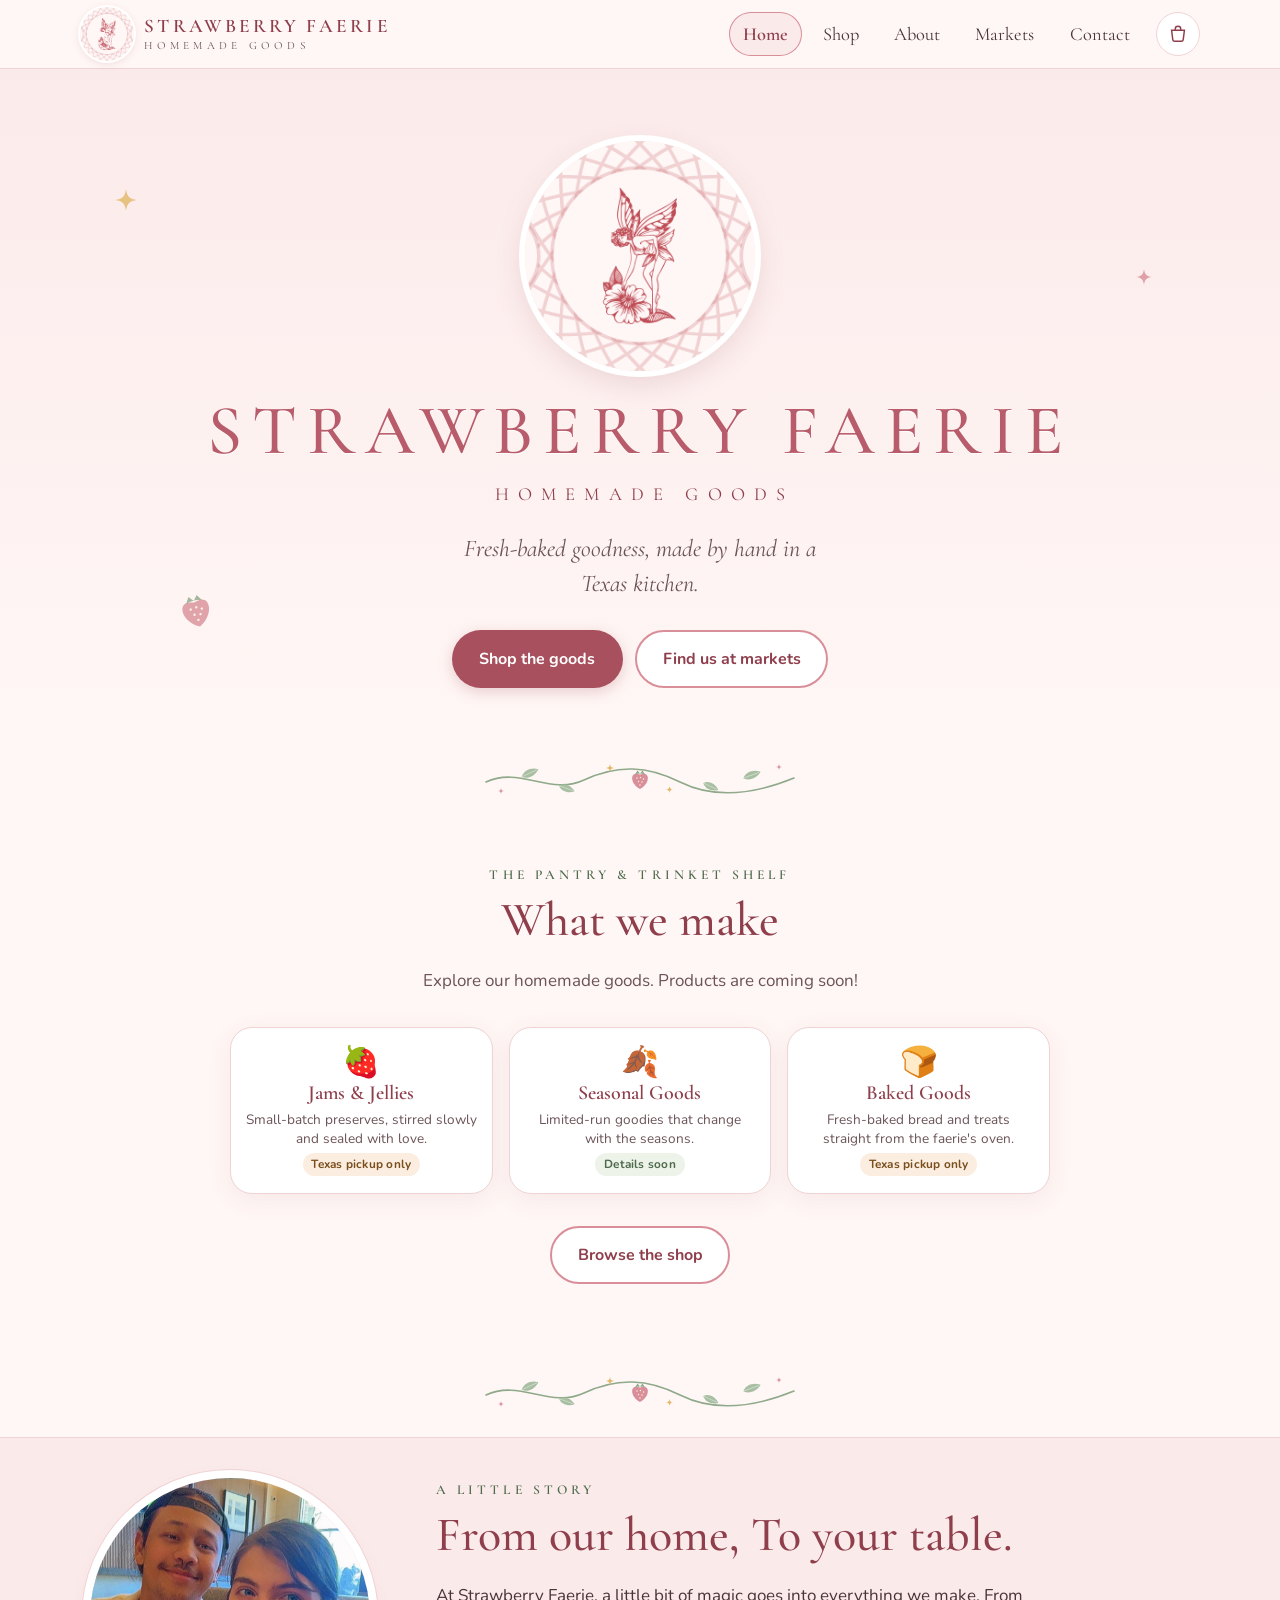
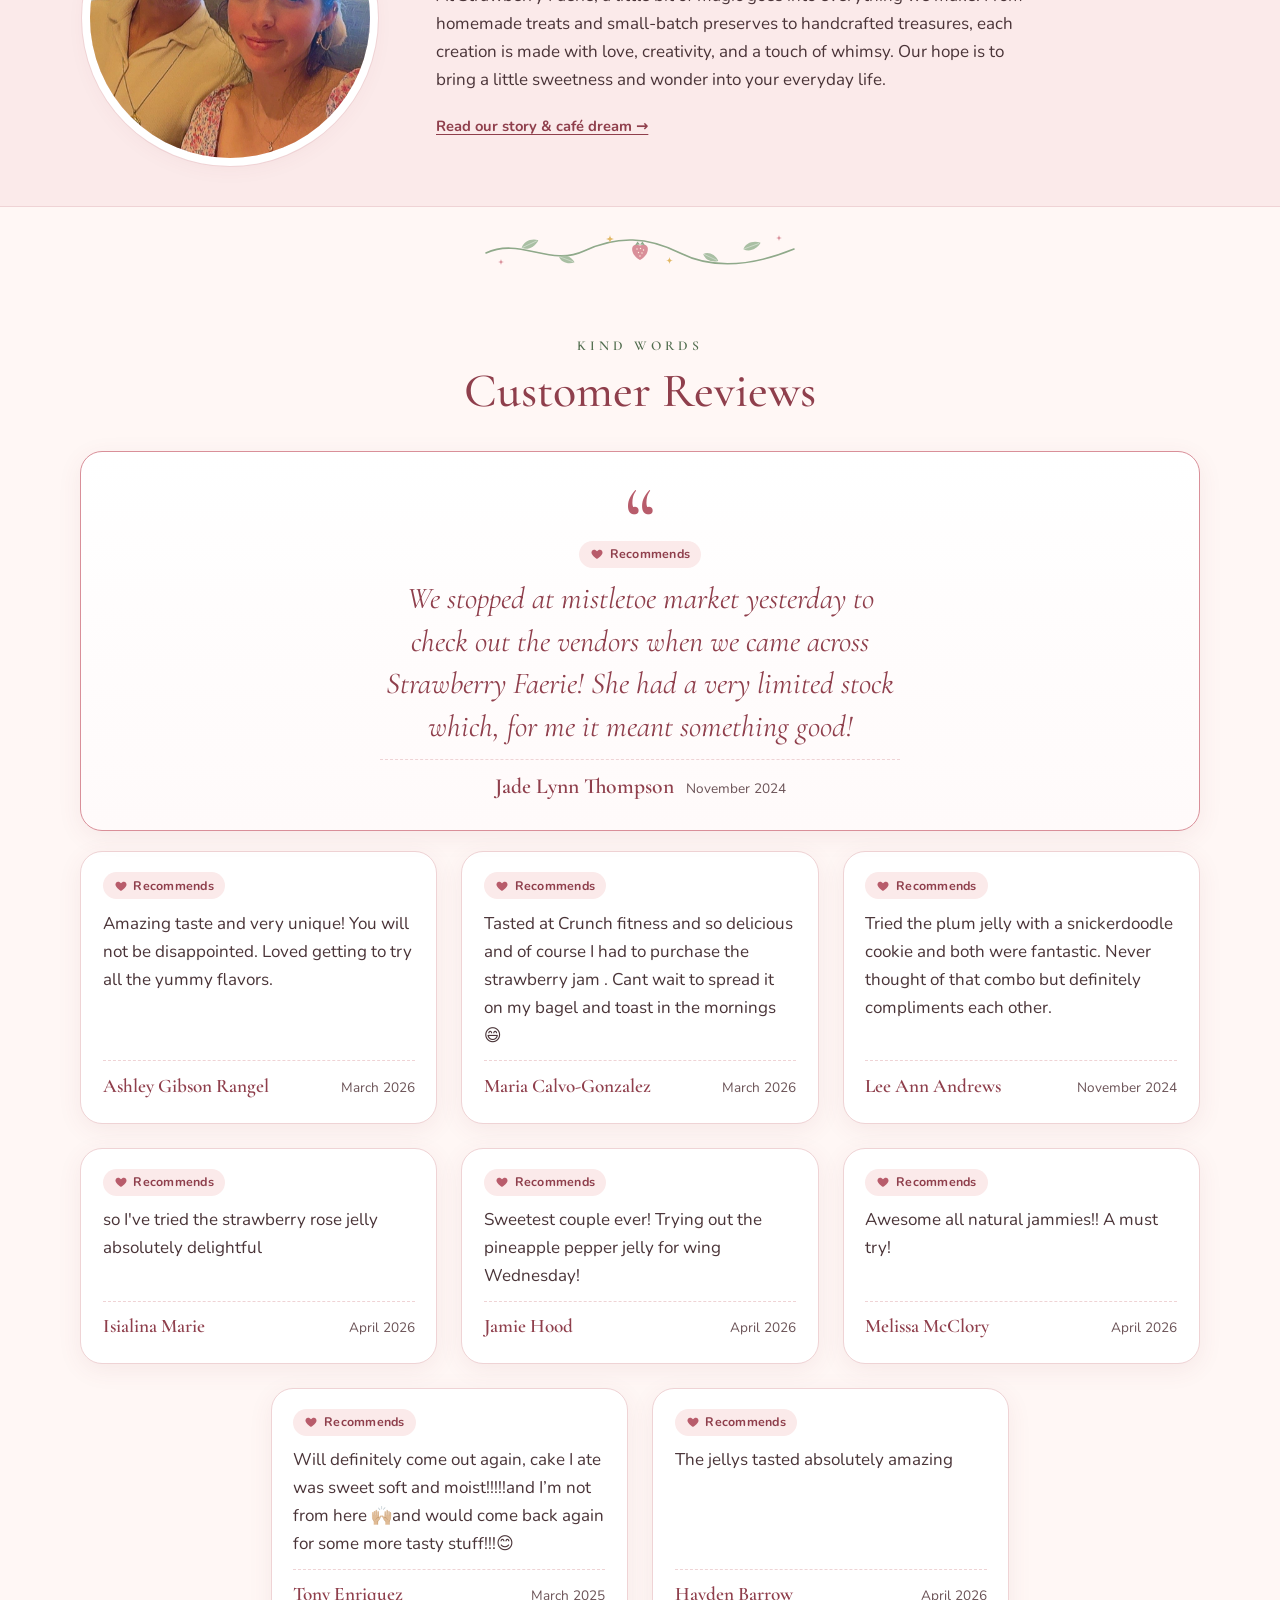
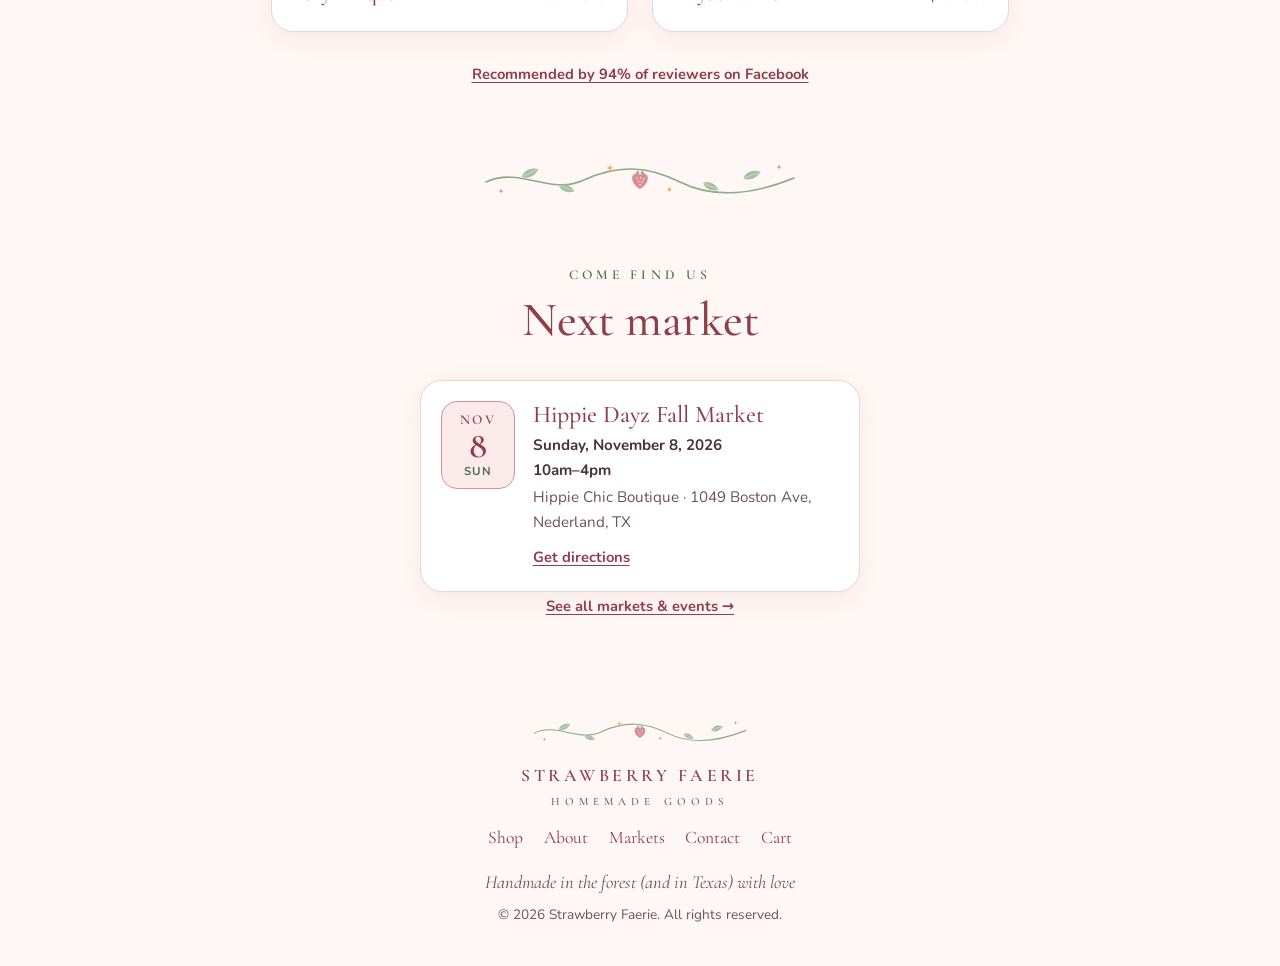
<file: index.html>
<!doctype html>
<html lang="en">
<head>
  <meta charset="utf-8">
  <meta name="viewport" content="width=device-width, initial-scale=1">
  <title>Strawberry Faerie · Homemade Goods from Texas</title>
  <meta name="description" content="Strawberry Faerie: homemade soaps, resin trinkets, seasonal goods, jams, jellies and fresh-baked treats, handmade in Texas.">
  <!-- TODO: set og:url / og:image to absolute URLs once the custom domain is live -->
  <meta property="og:title" content="Strawberry Faerie · Homemade Goods from Texas">
  <meta property="og:description" content="Strawberry Faerie: homemade soaps, resin trinkets, seasonal goods, jams, jellies and fresh-baked treats, handmade in Texas.">
  <meta property="og:image" content="assets/logo.png">
  <meta name="theme-color" content="#fbeaea">
  <link rel="icon" type="image/x-icon" href="favicon.ico?v=transparent-2">
  <link rel="apple-touch-icon" href="assets/apple-touch-icon.png">
  <link rel="preconnect" href="https://fonts.googleapis.com">
  <link rel="preconnect" href="https://fonts.gstatic.com" crossorigin>
  <link href="https://fonts.googleapis.com/css2?family=Cormorant+Garamond:ital,wght@0,400;0,500;0,600;1,400;1,500&family=Nunito:wght@400;600;700&display=swap" rel="stylesheet">
  <link rel="stylesheet" href="css/styles.css">
</head>
<body data-page="index">
  <!-- Reusable hand-drawn-ish SVG pieces -->
  <svg width="0" height="0" style="position:absolute" aria-hidden="true" focusable="false">
    <defs>
      <symbol id="leaf" viewBox="0 0 24 12"><path d="M1 6 C6 0 16 0 23 6 C16 12 6 12 1 6 Z" /><path d="M2 6 H21" fill="none" stroke="rgba(255,255,255,.55)" stroke-width=".8"/></symbol>
      <symbol id="berry" viewBox="0 0 20 22"><path d="M10 21 C4 18 1 12 2.5 8 C4 5 7 5.5 10 6.5 C13 5.5 16 5 17.5 8 C19 12 16 18 10 21 Z" fill="#d98f99"/><path d="M5 6.5 L7.5 2.5 L10 5.5 L12.5 2.5 L15 6.5 C12 5 8 5 5 6.5Z" fill="#8fa98a"/><g fill="#fff3e0"><circle cx="7" cy="10" r=".7"/><circle cx="10.5" cy="9.5" r=".7"/><circle cx="13.5" cy="11" r=".7"/><circle cx="8.5" cy="13.5" r=".7"/><circle cx="12" cy="14" r=".7"/><circle cx="10" cy="17" r=".7"/></g></symbol>
      <symbol id="sparkle" viewBox="0 0 20 20"><path d="M10 0 C11 7 13 9 20 10 C13 11 11 13 10 20 C9 13 7 11 0 10 C7 9 9 7 10 0Z"/></symbol>
      <symbol id="vine" viewBox="0 0 320 40">
        <path d="M6 22 C40 6 70 36 104 20 S168 6 200 22 S270 36 314 18" fill="none" stroke="#8fa98a" stroke-width="1.6" stroke-linecap="round"/>
        <g fill="#a9bfa3">
          <use href="#leaf" x="40" y="8" width="20" height="10" transform="rotate(-25 50 13)"/>
          <use href="#leaf" x="78" y="24" width="18" height="9" transform="rotate(20 87 28)"/>
          <use href="#leaf" x="222" y="22" width="18" height="9" transform="rotate(25 231 26)"/>
          <use href="#leaf" x="262" y="10" width="20" height="10" transform="rotate(-20 272 15)"/>
        </g>
        <use href="#berry" x="150" y="8" width="20" height="22"/>
        <g fill="#e2b866"><use href="#sparkle" x="126" y="4" width="8" height="8"/><use href="#sparkle" x="186" y="26" width="7" height="7"/></g>
        <g fill="#d98f99"><use href="#sparkle" x="18" y="28" width="6" height="6"/><use href="#sparkle" x="296" y="4" width="6" height="6"/></g>
      </symbol>
    </defs>
  </svg>

  <a class="skip-link" href="#main">Skip to content</a>

  <header class="site-header">
    <div class="wrap header-inner">
      <a class="brand" href="index.html" aria-label="Strawberry Faerie home">
        <!-- LOGO SLOT: to swap the logo, replace assets/logo.png -->
        <img class="brand-logo" src="assets/logo.png" alt="" width="480" height="480">
        <span class="brand-text">
          <span class="brand-name">Strawberry Faerie</span>
          <span class="brand-sub">Homemade Goods</span>
        </span>
      </a>
      <button class="nav-toggle" type="button" aria-expanded="false" aria-controls="site-nav">
        <span class="nav-toggle-bars" aria-hidden="true"></span><span class="visually-hidden">Menu</span>
      </button>
      <nav id="site-nav" class="site-nav" aria-label="Main">
        <ul>
          <li><a href="index.html" class="is-active" aria-current="page">Home</a></li>
          <li><a href="shop.html">Shop</a></li>
          <li><a href="about.html">About</a></li>
          <li><a href="markets.html">Markets</a></li>
          <li><a href="contact.html">Contact</a></li>
        </ul>
      </nav>
      <a class="cart-button" href="cart.html" aria-label="Cart, 0 items" data-cart-button>
        <svg viewBox="0 0 24 24" aria-hidden="true"><path d="M5 8h14l-1.3 10.2a2 2 0 0 1-2 1.8H8.3a2 2 0 0 1-2-1.8L5 8Z" fill="none" stroke="currentColor" stroke-width="1.6"/><path d="M9 8V6.5a3 3 0 0 1 6 0V8" fill="none" stroke="currentColor" stroke-width="1.6"/></svg>
        <span class="cart-count" data-cart-count>0</span>
      </a>
    </div>
  </header>

  <main id="main">
    <section class="hero" aria-labelledby="hero-title">
      <svg class="float float-1" aria-hidden="true"><use href="#sparkle"/></svg>
      <svg class="float float-2" aria-hidden="true"><use href="#sparkle"/></svg>
      <svg class="float float-3" aria-hidden="true"><use href="#berry"/></svg>
      <div class="wrap hero-inner">
        <img class="hero-logo" src="assets/logo.png" alt="Strawberry Faerie, Homemade Goods: round logo of a faerie in a flower crown holding a strawberry" width="480" height="480">
        <h1 id="hero-title" class="hero-title">Strawberry Faerie</h1>
        <p class="hero-sub">Homemade Goods</p>
        <!-- EDITABLE: hero tagline -->
        <p class="hero-tagline">Fresh-baked goodness, made by hand in a Texas kitchen.</p>
        <div class="hero-actions">
          <a class="btn btn-primary" href="shop.html">Shop the goods</a>
          <a class="btn btn-ghost" href="markets.html">Find us at markets</a>
        </div>
      </div>
    </section>

    <svg class="divider" viewBox="0 0 320 40" aria-hidden="true"><use href="#vine"/></svg>

    <section class="section" aria-labelledby="featured-title">
      <div class="wrap">
        <header class="section-head">
          <p class="eyebrow">The Pantry &amp; Trinket Shelf</p>
          <h2 id="featured-title">What we make</h2>
          <p class="section-lede">Explore our homemade goods. Products are coming soon!</p>
        </header>
        <ul class="category-links" data-category-links></ul>
        <noscript><p class="center"><a class="btn btn-primary" href="shop.html">Visit the shop</a></p></noscript>
        <p class="center"><a class="btn btn-ghost" href="shop.html">Browse the shop</a></p>
      </div>
    </section>

    <svg class="divider" viewBox="0 0 320 40" aria-hidden="true"><use href="#vine"/></svg>

    <section class="section section-tint" aria-labelledby="about-teaser-title">
      <div class="wrap about">
        <div class="about-art" aria-hidden="true">
          <img src="assets/our-photo.jpg" alt="Arti and her husband" width="356" height="356" loading="lazy">
        </div>
        <div class="about-copy">
          <p class="eyebrow">A Little Story</p>
          <h2 id="about-teaser-title">From our home, To your table.</h2>
          <!-- EDITABLE: short about teaser -->
          <p>At Strawberry Faerie, a little bit of magic goes into everything we make. From homemade treats and small-batch preserves to handcrafted treasures, each creation is made with love, creativity, and a touch of whimsy. Our hope is to bring a little sweetness and wonder into your everyday life.</p>
          <p><a class="text-link" href="about.html">Read our story &amp; café dream →</a></p>
        </div>
      </div>
    </section>

    <svg class="divider" viewBox="0 0 320 40" aria-hidden="true"><use href="#vine"/></svg>

    <section class="section" aria-labelledby="reviews-title">
      <div class="wrap">
        <header class="section-head">
          <p class="eyebrow">Kind Words</p>
          <h2 id="reviews-title">Customer Reviews</h2>
        </header>
        <!-- Reviews copied verbatim from the Strawberry Faerie Facebook page. -->
        <div class="reviews">
          <figure class="review-card review-featured">
            <p class="review-badge"><svg viewBox="0 0 24 24" aria-hidden="true"><path d="M12 20.5s-7.5-4.6-9.2-9.4C1.6 7.6 3.8 4.5 7.1 4.5c2 0 3.6 1.1 4.9 2.9 1.3-1.8 2.9-2.9 4.9-2.9 3.3 0 5.5 3.1 4.3 6.6-1.7 4.8-9.2 9.4-9.2 9.4Z" fill="currentColor"/></svg>Recommends</p>
            <blockquote class="review-quote"><p>We stopped at mistletoe market yesterday to check out the vendors when we came across Strawberry Faerie! She had a very limited stock which, for me it meant something good!</p></blockquote>
            <figcaption class="review-by"><span class="review-name">Jade Lynn Thompson</span> <time class="review-date" datetime="2024-11">November 2024</time></figcaption>
          </figure>
          <div class="review-grid">
            <figure class="review-card">
              <p class="review-badge"><svg viewBox="0 0 24 24" aria-hidden="true"><path d="M12 20.5s-7.5-4.6-9.2-9.4C1.6 7.6 3.8 4.5 7.1 4.5c2 0 3.6 1.1 4.9 2.9 1.3-1.8 2.9-2.9 4.9-2.9 3.3 0 5.5 3.1 4.3 6.6-1.7 4.8-9.2 9.4-9.2 9.4Z" fill="currentColor"/></svg>Recommends</p>
              <blockquote class="review-quote"><p>Amazing taste and very unique! You will not be disappointed. Loved getting to try all the yummy flavors.</p></blockquote>
              <figcaption class="review-by"><span class="review-name">Ashley Gibson Rangel</span> <time class="review-date" datetime="2026-03">March 2026</time></figcaption>
            </figure>
            <figure class="review-card">
              <p class="review-badge"><svg viewBox="0 0 24 24" aria-hidden="true"><path d="M12 20.5s-7.5-4.6-9.2-9.4C1.6 7.6 3.8 4.5 7.1 4.5c2 0 3.6 1.1 4.9 2.9 1.3-1.8 2.9-2.9 4.9-2.9 3.3 0 5.5 3.1 4.3 6.6-1.7 4.8-9.2 9.4-9.2 9.4Z" fill="currentColor"/></svg>Recommends</p>
              <blockquote class="review-quote"><p>Tasted at Crunch fitness and so delicious and of course I had to purchase the strawberry jam . Cant wait to spread it on my bagel and toast in the mornings 😄</p></blockquote>
              <figcaption class="review-by"><span class="review-name">Maria Calvo-Gonzalez</span> <time class="review-date" datetime="2026-03">March 2026</time></figcaption>
            </figure>
            <figure class="review-card">
              <p class="review-badge"><svg viewBox="0 0 24 24" aria-hidden="true"><path d="M12 20.5s-7.5-4.6-9.2-9.4C1.6 7.6 3.8 4.5 7.1 4.5c2 0 3.6 1.1 4.9 2.9 1.3-1.8 2.9-2.9 4.9-2.9 3.3 0 5.5 3.1 4.3 6.6-1.7 4.8-9.2 9.4-9.2 9.4Z" fill="currentColor"/></svg>Recommends</p>
              <blockquote class="review-quote"><p>Tried the plum jelly with a snickerdoodle cookie and both were fantastic. Never thought of that combo but definitely compliments each other.</p></blockquote>
              <figcaption class="review-by"><span class="review-name">Lee Ann Andrews</span> <time class="review-date" datetime="2024-11">November 2024</time></figcaption>
            </figure>
            <figure class="review-card">
              <p class="review-badge"><svg viewBox="0 0 24 24" aria-hidden="true"><path d="M12 20.5s-7.5-4.6-9.2-9.4C1.6 7.6 3.8 4.5 7.1 4.5c2 0 3.6 1.1 4.9 2.9 1.3-1.8 2.9-2.9 4.9-2.9 3.3 0 5.5 3.1 4.3 6.6-1.7 4.8-9.2 9.4-9.2 9.4Z" fill="currentColor"/></svg>Recommends</p>
              <blockquote class="review-quote"><p>so I've tried the strawberry rose jelly absolutely delightful</p></blockquote>
              <figcaption class="review-by"><span class="review-name">Isialina Marie</span> <time class="review-date" datetime="2026-04">April 2026</time></figcaption>
            </figure>
            <figure class="review-card">
              <p class="review-badge"><svg viewBox="0 0 24 24" aria-hidden="true"><path d="M12 20.5s-7.5-4.6-9.2-9.4C1.6 7.6 3.8 4.5 7.1 4.5c2 0 3.6 1.1 4.9 2.9 1.3-1.8 2.9-2.9 4.9-2.9 3.3 0 5.5 3.1 4.3 6.6-1.7 4.8-9.2 9.4-9.2 9.4Z" fill="currentColor"/></svg>Recommends</p>
              <blockquote class="review-quote"><p>Sweetest couple ever! Trying out the pineapple pepper jelly for wing Wednesday!</p></blockquote>
              <figcaption class="review-by"><span class="review-name">Jamie Hood</span> <time class="review-date" datetime="2026-04">April 2026</time></figcaption>
            </figure>
            <figure class="review-card">
              <p class="review-badge"><svg viewBox="0 0 24 24" aria-hidden="true"><path d="M12 20.5s-7.5-4.6-9.2-9.4C1.6 7.6 3.8 4.5 7.1 4.5c2 0 3.6 1.1 4.9 2.9 1.3-1.8 2.9-2.9 4.9-2.9 3.3 0 5.5 3.1 4.3 6.6-1.7 4.8-9.2 9.4-9.2 9.4Z" fill="currentColor"/></svg>Recommends</p>
              <blockquote class="review-quote"><p>Awesome all natural jammies!! A must try!</p></blockquote>
              <figcaption class="review-by"><span class="review-name">Melissa McClory</span> <time class="review-date" datetime="2026-04">April 2026</time></figcaption>
            </figure>
            <figure class="review-card">
              <p class="review-badge"><svg viewBox="0 0 24 24" aria-hidden="true"><path d="M12 20.5s-7.5-4.6-9.2-9.4C1.6 7.6 3.8 4.5 7.1 4.5c2 0 3.6 1.1 4.9 2.9 1.3-1.8 2.9-2.9 4.9-2.9 3.3 0 5.5 3.1 4.3 6.6-1.7 4.8-9.2 9.4-9.2 9.4Z" fill="currentColor"/></svg>Recommends</p>
              <blockquote class="review-quote"><p>Will definitely come out again, cake I ate was sweet soft and moist!!!!!and I’m not from here 🙌🏼and would come back again for some more tasty stuff!!!😊</p></blockquote>
              <figcaption class="review-by"><span class="review-name">Tony Enriquez</span> <time class="review-date" datetime="2025-03">March 2025</time></figcaption>
            </figure>
            <figure class="review-card">
              <p class="review-badge"><svg viewBox="0 0 24 24" aria-hidden="true"><path d="M12 20.5s-7.5-4.6-9.2-9.4C1.6 7.6 3.8 4.5 7.1 4.5c2 0 3.6 1.1 4.9 2.9 1.3-1.8 2.9-2.9 4.9-2.9 3.3 0 5.5 3.1 4.3 6.6-1.7 4.8-9.2 9.4-9.2 9.4Z" fill="currentColor"/></svg>Recommends</p>
              <blockquote class="review-quote"><p>The jellys tasted absolutely amazing</p></blockquote>
              <figcaption class="review-by"><span class="review-name">Hayden Barrow</span> <time class="review-date" datetime="2026-04">April 2026</time></figcaption>
            </figure>
          </div>
        </div>
        <p class="reviews-fb"><a class="text-link" href="https://www.facebook.com/strawberryfaerieco/reviews/" target="_blank" rel="noopener">Recommended by 94% of reviewers on Facebook<span class="visually-hidden"> (opens in a new tab)</span></a></p>
      </div>
    </section>

    <svg class="divider" viewBox="0 0 320 40" aria-hidden="true"><use href="#vine"/></svg>

    <section class="section" aria-labelledby="next-market-title">
      <div class="wrap">
        <header class="section-head">
          <p class="eyebrow">Come Find Us</p>
          <h2 id="next-market-title">Next market</h2>
        </header>
        <!-- TODO (Arti): confirm dates, times, and addresses before publishing. -->
        <ol class="market-list">
          <li class="market-card">
            <div class="market-date" aria-hidden="true"><span class="m-mon">Nov</span><span class="m-day">8</span><span class="m-dow">Sun</span></div>
            <div class="market-body">
              <h3>Hippie Dayz Fall Market</h3>
              <p class="market-when"><time datetime="2026-11-08T10:00">Sunday, November 8, 2026</time><br>10am–4pm</p>
              <p class="market-where">Hippie Chic Boutique · 1049 Boston Ave, Nederland, TX</p>
              <a class="text-link" href="https://www.google.com/maps/search/?api=1&amp;query=Hippie+Chic+Boutique+1049+Boston+Ave+Nederland+TX" target="_blank" rel="noopener">Get directions<span class="visually-hidden"> to Hippie Dayz Fall Market (opens in a new tab)</span></a>
            </div>
          </li>
        </ol>
        <p class="center"><a class="text-link" href="markets.html">See all markets &amp; events →</a></p>
      </div>
    </section>
  </main>

  <footer class="site-footer">
    <div class="wrap">
      <svg class="footer-vine" viewBox="0 0 320 40" aria-hidden="true"><use href="#vine"/></svg>
      <p class="footer-brand">Strawberry Faerie <span>Homemade Goods</span></p>
      <nav class="footer-nav" aria-label="Footer">
        <a href="shop.html">Shop</a><a href="about.html">About</a><a href="markets.html">Markets</a><a href="contact.html">Contact</a><a href="cart.html">Cart</a>
      </nav>
      <p class="footer-tag">Handmade in the forest (and in Texas) with love</p>
      <p class="footer-copy">© 2026 Strawberry Faerie. All rights reserved.</p>
    </div>
  </footer>

  <div class="toast" role="status" aria-live="polite" data-toast></div>

  <script src="js/products.js"></script>
  <script src="js/main.js"></script>
  <script src="js/visual-editor.js"></script>
</body>
</html>
</file>
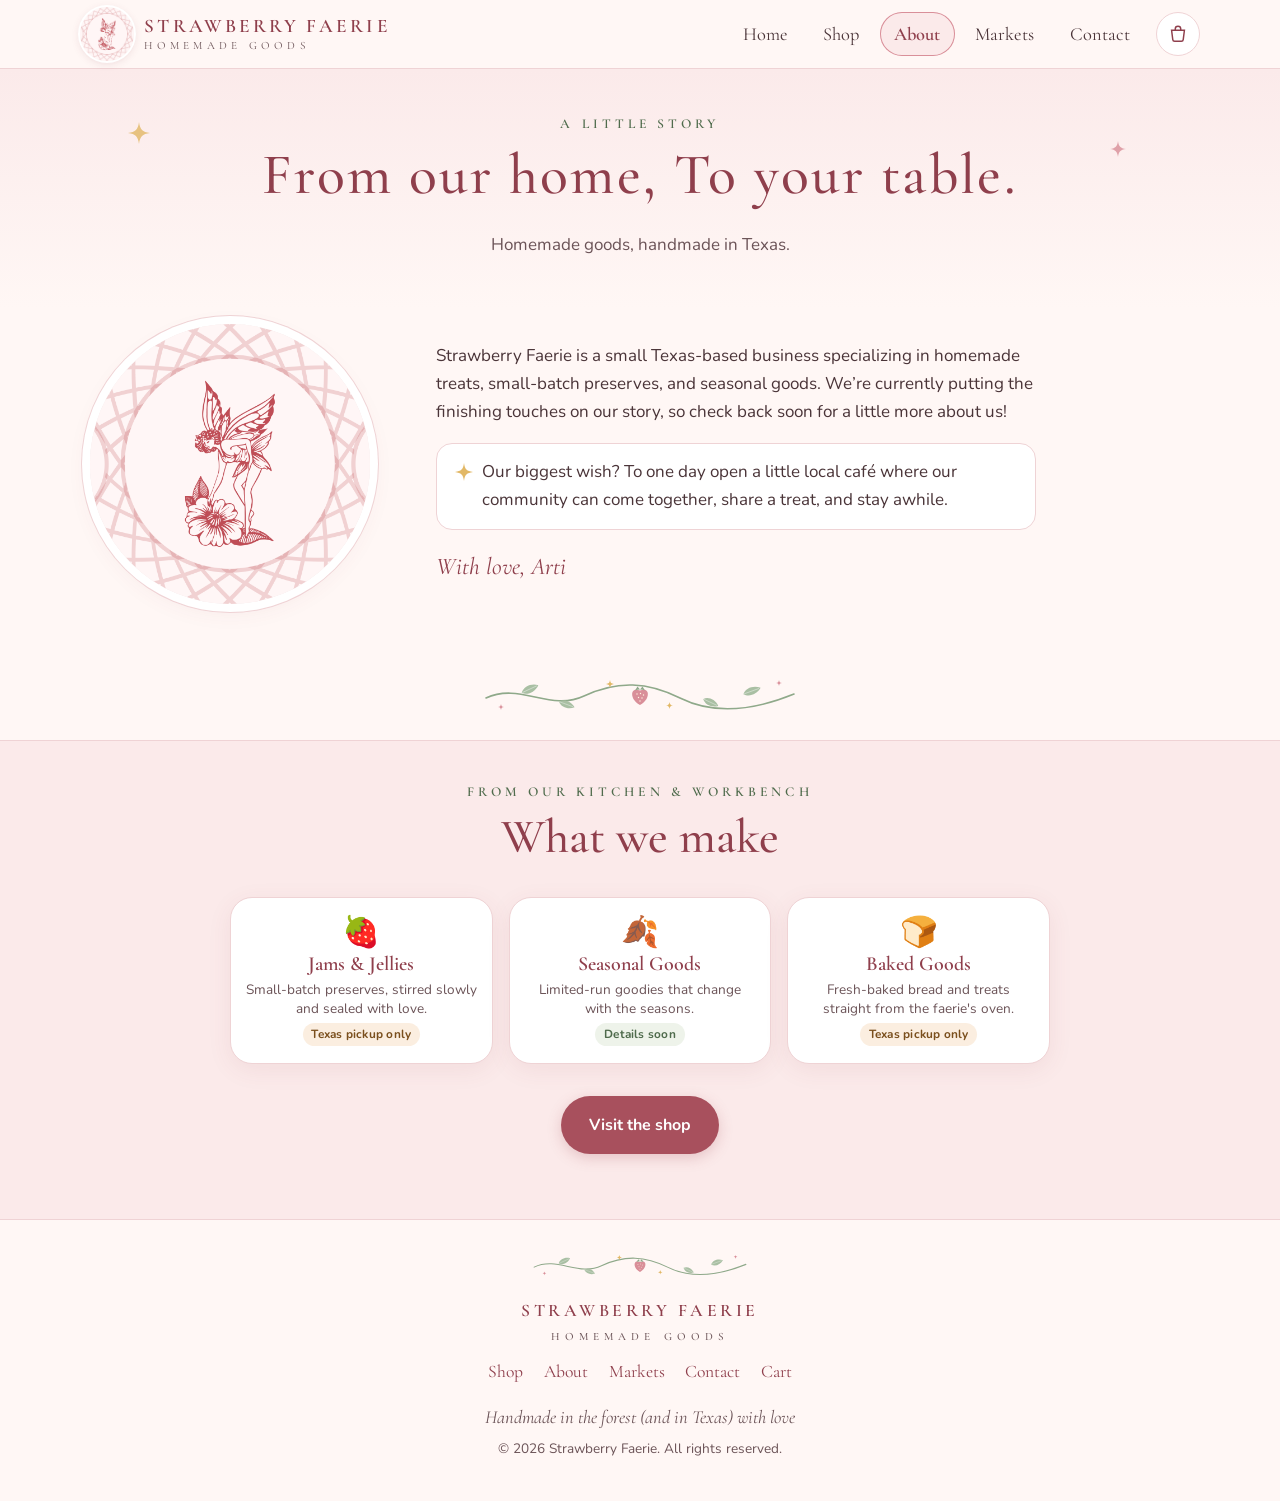
<file: about.html>
<!doctype html>
<html lang="en">
<head>
  <meta charset="utf-8">
  <meta name="viewport" content="width=device-width, initial-scale=1">
  <title>About · Strawberry Faerie</title>
  <meta name="description" content="The story of Strawberry Faerie: homemade goods, handmade in Texas, and a dream of a local café.">
  <!-- TODO: set og:url / og:image to absolute URLs once the custom domain is live -->
  <meta property="og:title" content="About · Strawberry Faerie">
  <meta property="og:description" content="The story of Strawberry Faerie: homemade goods, handmade in Texas, and a dream of a local café.">
  <meta property="og:image" content="assets/logo.png">
  <meta name="theme-color" content="#fbeaea">
  <link rel="icon" type="image/x-icon" href="favicon.ico?v=transparent-2">
  <link rel="apple-touch-icon" href="assets/apple-touch-icon.png">
  <link rel="preconnect" href="https://fonts.googleapis.com">
  <link rel="preconnect" href="https://fonts.gstatic.com" crossorigin>
  <link href="https://fonts.googleapis.com/css2?family=Cormorant+Garamond:ital,wght@0,400;0,500;0,600;1,400;1,500&family=Nunito:wght@400;600;700&display=swap" rel="stylesheet">
  <link rel="stylesheet" href="css/styles.css">
</head>
<body data-page="about">
  <!-- Reusable hand-drawn-ish SVG pieces -->
  <svg width="0" height="0" style="position:absolute" aria-hidden="true" focusable="false">
    <defs>
      <symbol id="leaf" viewBox="0 0 24 12"><path d="M1 6 C6 0 16 0 23 6 C16 12 6 12 1 6 Z" /><path d="M2 6 H21" fill="none" stroke="rgba(255,255,255,.55)" stroke-width=".8"/></symbol>
      <symbol id="berry" viewBox="0 0 20 22"><path d="M10 21 C4 18 1 12 2.5 8 C4 5 7 5.5 10 6.5 C13 5.5 16 5 17.5 8 C19 12 16 18 10 21 Z" fill="#d98f99"/><path d="M5 6.5 L7.5 2.5 L10 5.5 L12.5 2.5 L15 6.5 C12 5 8 5 5 6.5Z" fill="#8fa98a"/><g fill="#fff3e0"><circle cx="7" cy="10" r=".7"/><circle cx="10.5" cy="9.5" r=".7"/><circle cx="13.5" cy="11" r=".7"/><circle cx="8.5" cy="13.5" r=".7"/><circle cx="12" cy="14" r=".7"/><circle cx="10" cy="17" r=".7"/></g></symbol>
      <symbol id="sparkle" viewBox="0 0 20 20"><path d="M10 0 C11 7 13 9 20 10 C13 11 11 13 10 20 C9 13 7 11 0 10 C7 9 9 7 10 0Z"/></symbol>
      <symbol id="vine" viewBox="0 0 320 40">
        <path d="M6 22 C40 6 70 36 104 20 S168 6 200 22 S270 36 314 18" fill="none" stroke="#8fa98a" stroke-width="1.6" stroke-linecap="round"/>
        <g fill="#a9bfa3">
          <use href="#leaf" x="40" y="8" width="20" height="10" transform="rotate(-25 50 13)"/>
          <use href="#leaf" x="78" y="24" width="18" height="9" transform="rotate(20 87 28)"/>
          <use href="#leaf" x="222" y="22" width="18" height="9" transform="rotate(25 231 26)"/>
          <use href="#leaf" x="262" y="10" width="20" height="10" transform="rotate(-20 272 15)"/>
        </g>
        <use href="#berry" x="150" y="8" width="20" height="22"/>
        <g fill="#e2b866"><use href="#sparkle" x="126" y="4" width="8" height="8"/><use href="#sparkle" x="186" y="26" width="7" height="7"/></g>
        <g fill="#d98f99"><use href="#sparkle" x="18" y="28" width="6" height="6"/><use href="#sparkle" x="296" y="4" width="6" height="6"/></g>
      </symbol>
    </defs>
  </svg>

  <a class="skip-link" href="#main">Skip to content</a>

  <header class="site-header">
    <div class="wrap header-inner">
      <a class="brand" href="index.html" aria-label="Strawberry Faerie home">
        <!-- LOGO SLOT: to swap the logo, replace assets/logo.png -->
        <img class="brand-logo" src="assets/logo.png" alt="" width="480" height="480">
        <span class="brand-text">
          <span class="brand-name">Strawberry Faerie</span>
          <span class="brand-sub">Homemade Goods</span>
        </span>
      </a>
      <button class="nav-toggle" type="button" aria-expanded="false" aria-controls="site-nav">
        <span class="nav-toggle-bars" aria-hidden="true"></span><span class="visually-hidden">Menu</span>
      </button>
      <nav id="site-nav" class="site-nav" aria-label="Main">
        <ul>
          <li><a href="index.html">Home</a></li>
          <li><a href="shop.html">Shop</a></li>
          <li><a href="about.html" class="is-active" aria-current="page">About</a></li>
          <li><a href="markets.html">Markets</a></li>
          <li><a href="contact.html">Contact</a></li>
        </ul>
      </nav>
      <a class="cart-button" href="cart.html" aria-label="Cart, 0 items" data-cart-button>
        <svg viewBox="0 0 24 24" aria-hidden="true"><path d="M5 8h14l-1.3 10.2a2 2 0 0 1-2 1.8H8.3a2 2 0 0 1-2-1.8L5 8Z" fill="none" stroke="currentColor" stroke-width="1.6"/><path d="M9 8V6.5a3 3 0 0 1 6 0V8" fill="none" stroke="currentColor" stroke-width="1.6"/></svg>
        <span class="cart-count" data-cart-count>0</span>
      </a>
    </div>
  </header>

  <main id="main">
    <section class="page-hero" aria-labelledby="page-title">
      <svg class="float float-1" aria-hidden="true"><use href="#sparkle"/></svg>
      <svg class="float float-2" aria-hidden="true"><use href="#sparkle"/></svg>
      <div class="wrap">
        <p class="eyebrow">A Little Story</p>
        <h1 id="page-title">From our home, To your table.</h1>
        <p class="section-lede">Homemade goods, handmade in Texas.</p>
      </div>
    </section>
    <section class="section section-top-tight" aria-label="Our story">
      <div class="wrap about">
        <div class="about-art" aria-hidden="true">
          <img src="assets/logo.png" alt="Strawberry Faerie logo" width="356" height="356">
        </div>
        <div class="about-copy">
          <!-- EDITABLE: placeholder About copy. Arti, rewrite in your own words! -->
          <p>Strawberry Faerie is a small Texas-based business specializing in homemade treats, small-batch preserves, and seasonal goods. We’re currently putting the finishing touches on our story, so check back soon for a little more about us!</p>
          <p class="about-dream"><svg aria-hidden="true"><use href="#sparkle"/></svg> Our biggest wish? To one day open a little local café where our community can come together, share a treat, and stay awhile.</p>
          <p class="signature">With love, Arti</p>
        </div>
      </div>
    </section>

    <svg class="divider" viewBox="0 0 320 40" aria-hidden="true"><use href="#vine"/></svg>

    <section class="section section-tint" aria-labelledby="make-title">
      <div class="wrap">
        <header class="section-head">
          <p class="eyebrow">From Our Kitchen &amp; Workbench</p>
          <h2 id="make-title">What we make</h2>
        </header>
        <ul class="category-links" data-category-links></ul>
        <p class="center"><a class="btn btn-primary" href="shop.html">Visit the shop</a></p>
      </div>
    </section>
  </main>

  <footer class="site-footer">
    <div class="wrap">
      <svg class="footer-vine" viewBox="0 0 320 40" aria-hidden="true"><use href="#vine"/></svg>
      <p class="footer-brand">Strawberry Faerie <span>Homemade Goods</span></p>
      <nav class="footer-nav" aria-label="Footer">
        <a href="shop.html">Shop</a><a href="about.html">About</a><a href="markets.html">Markets</a><a href="contact.html">Contact</a><a href="cart.html">Cart</a>
      </nav>
      <p class="footer-tag">Handmade in the forest (and in Texas) with love</p>
      <p class="footer-copy">© 2026 Strawberry Faerie. All rights reserved.</p>
    </div>
  </footer>

  <div class="toast" role="status" aria-live="polite" data-toast></div>

  <script src="js/products.js"></script>
  <script src="js/main.js"></script>
  <script src="js/visual-editor.js"></script>
</body>
</html>
</file>
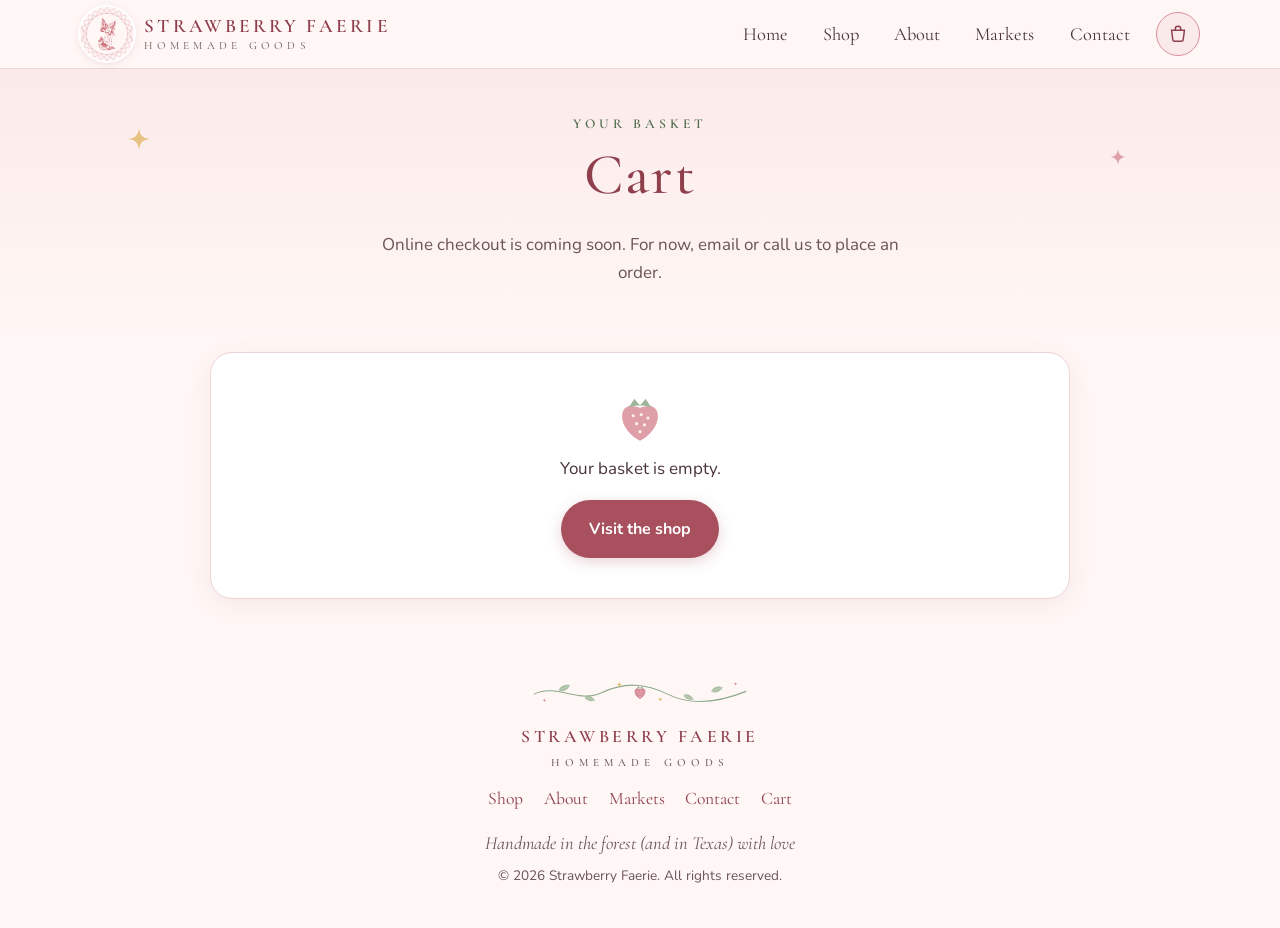
<file: cart.html>
<!doctype html>
<html lang="en">
<head>
  <meta charset="utf-8">
  <meta name="viewport" content="width=device-width, initial-scale=1">
  <title>Cart · Strawberry Faerie</title>
  <meta name="description" content="Your Strawberry Faerie basket.">
  <!-- TODO: set og:url / og:image to absolute URLs once the custom domain is live -->
  <meta property="og:title" content="Cart · Strawberry Faerie">
  <meta property="og:description" content="Your Strawberry Faerie basket.">
  <meta property="og:image" content="assets/logo.png">
  <meta name="theme-color" content="#fbeaea">
  <link rel="icon" type="image/x-icon" href="favicon.ico?v=transparent-2">
  <link rel="apple-touch-icon" href="assets/apple-touch-icon.png">
  <link rel="preconnect" href="https://fonts.googleapis.com">
  <link rel="preconnect" href="https://fonts.gstatic.com" crossorigin>
  <link href="https://fonts.googleapis.com/css2?family=Cormorant+Garamond:ital,wght@0,400;0,500;0,600;1,400;1,500&family=Nunito:wght@400;600;700&display=swap" rel="stylesheet">
  <link rel="stylesheet" href="css/styles.css">
</head>
<body data-page="cart">
  <!-- Reusable hand-drawn-ish SVG pieces -->
  <svg width="0" height="0" style="position:absolute" aria-hidden="true" focusable="false">
    <defs>
      <symbol id="leaf" viewBox="0 0 24 12"><path d="M1 6 C6 0 16 0 23 6 C16 12 6 12 1 6 Z" /><path d="M2 6 H21" fill="none" stroke="rgba(255,255,255,.55)" stroke-width=".8"/></symbol>
      <symbol id="berry" viewBox="0 0 20 22"><path d="M10 21 C4 18 1 12 2.5 8 C4 5 7 5.5 10 6.5 C13 5.5 16 5 17.5 8 C19 12 16 18 10 21 Z" fill="#d98f99"/><path d="M5 6.5 L7.5 2.5 L10 5.5 L12.5 2.5 L15 6.5 C12 5 8 5 5 6.5Z" fill="#8fa98a"/><g fill="#fff3e0"><circle cx="7" cy="10" r=".7"/><circle cx="10.5" cy="9.5" r=".7"/><circle cx="13.5" cy="11" r=".7"/><circle cx="8.5" cy="13.5" r=".7"/><circle cx="12" cy="14" r=".7"/><circle cx="10" cy="17" r=".7"/></g></symbol>
      <symbol id="sparkle" viewBox="0 0 20 20"><path d="M10 0 C11 7 13 9 20 10 C13 11 11 13 10 20 C9 13 7 11 0 10 C7 9 9 7 10 0Z"/></symbol>
      <symbol id="vine" viewBox="0 0 320 40">
        <path d="M6 22 C40 6 70 36 104 20 S168 6 200 22 S270 36 314 18" fill="none" stroke="#8fa98a" stroke-width="1.6" stroke-linecap="round"/>
        <g fill="#a9bfa3">
          <use href="#leaf" x="40" y="8" width="20" height="10" transform="rotate(-25 50 13)"/>
          <use href="#leaf" x="78" y="24" width="18" height="9" transform="rotate(20 87 28)"/>
          <use href="#leaf" x="222" y="22" width="18" height="9" transform="rotate(25 231 26)"/>
          <use href="#leaf" x="262" y="10" width="20" height="10" transform="rotate(-20 272 15)"/>
        </g>
        <use href="#berry" x="150" y="8" width="20" height="22"/>
        <g fill="#e2b866"><use href="#sparkle" x="126" y="4" width="8" height="8"/><use href="#sparkle" x="186" y="26" width="7" height="7"/></g>
        <g fill="#d98f99"><use href="#sparkle" x="18" y="28" width="6" height="6"/><use href="#sparkle" x="296" y="4" width="6" height="6"/></g>
      </symbol>
    </defs>
  </svg>

  <a class="skip-link" href="#main">Skip to content</a>

  <header class="site-header">
    <div class="wrap header-inner">
      <a class="brand" href="index.html" aria-label="Strawberry Faerie home">
        <!-- LOGO SLOT: to swap the logo, replace assets/logo.png -->
        <img class="brand-logo" src="assets/logo.png" alt="" width="480" height="480">
        <span class="brand-text">
          <span class="brand-name">Strawberry Faerie</span>
          <span class="brand-sub">Homemade Goods</span>
        </span>
      </a>
      <button class="nav-toggle" type="button" aria-expanded="false" aria-controls="site-nav">
        <span class="nav-toggle-bars" aria-hidden="true"></span><span class="visually-hidden">Menu</span>
      </button>
      <nav id="site-nav" class="site-nav" aria-label="Main">
        <ul>
          <li><a href="index.html">Home</a></li>
          <li><a href="shop.html">Shop</a></li>
          <li><a href="about.html">About</a></li>
          <li><a href="markets.html">Markets</a></li>
          <li><a href="contact.html">Contact</a></li>
        </ul>
      </nav>
      <a class="cart-button" href="cart.html" aria-label="Cart, 0 items" data-cart-button aria-current="page">
        <svg viewBox="0 0 24 24" aria-hidden="true"><path d="M5 8h14l-1.3 10.2a2 2 0 0 1-2 1.8H8.3a2 2 0 0 1-2-1.8L5 8Z" fill="none" stroke="currentColor" stroke-width="1.6"/><path d="M9 8V6.5a3 3 0 0 1 6 0V8" fill="none" stroke="currentColor" stroke-width="1.6"/></svg>
        <span class="cart-count" data-cart-count>0</span>
      </a>
    </div>
  </header>

  <main id="main">
    <section class="page-hero" aria-labelledby="page-title">
      <svg class="float float-1" aria-hidden="true"><use href="#sparkle"/></svg>
      <svg class="float float-2" aria-hidden="true"><use href="#sparkle"/></svg>
      <div class="wrap">
        <p class="eyebrow">Your Basket</p>
        <h1 id="page-title">Cart</h1>
        <p class="section-lede">Online checkout is coming soon. For now, email or call us to place an order.</p>
      </div>
    </section>
    <section class="section section-top-tight" aria-label="Cart items">
      <div class="wrap cart-wrap">
        <div data-cart-page>
          <p class="cart-empty">Loading your basket…</p>
        </div>
        <noscript><p class="notice">The cart needs JavaScript.</p></noscript>
      </div>
    </section>
  </main>

  <footer class="site-footer">
    <div class="wrap">
      <svg class="footer-vine" viewBox="0 0 320 40" aria-hidden="true"><use href="#vine"/></svg>
      <p class="footer-brand">Strawberry Faerie <span>Homemade Goods</span></p>
      <nav class="footer-nav" aria-label="Footer">
        <a href="shop.html">Shop</a><a href="about.html">About</a><a href="markets.html">Markets</a><a href="contact.html">Contact</a><a href="cart.html">Cart</a>
      </nav>
      <p class="footer-tag">Handmade in the forest (and in Texas) with love</p>
      <p class="footer-copy">© 2026 Strawberry Faerie. All rights reserved.</p>
    </div>
  </footer>

  <div class="toast" role="status" aria-live="polite" data-toast></div>

  <script src="js/products.js"></script>
  <script src="js/main.js"></script>
  <script src="js/visual-editor.js"></script>
</body>
</html>
</file>
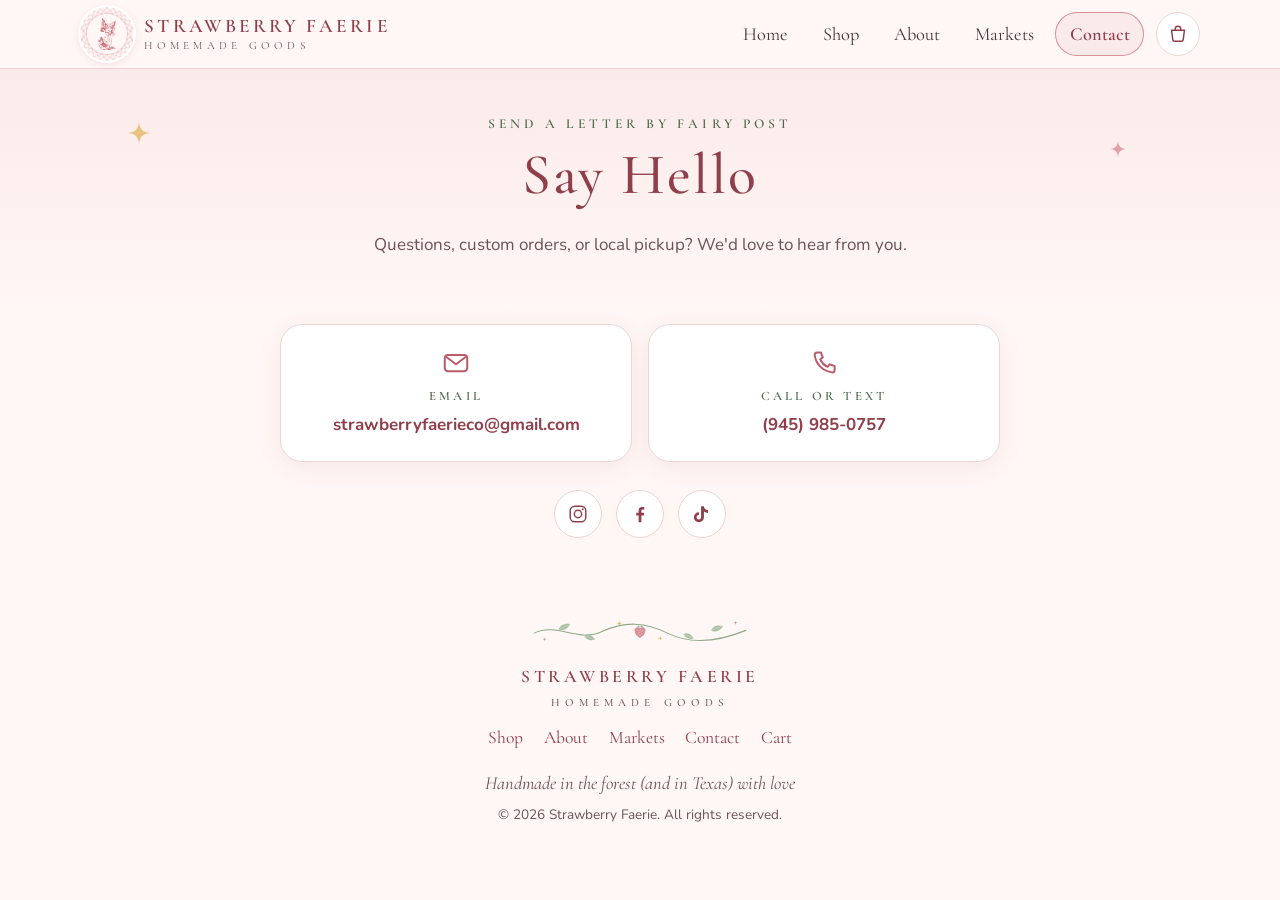
<file: contact.html>
<!doctype html>
<html lang="en">
<head>
  <meta charset="utf-8">
  <meta name="viewport" content="width=device-width, initial-scale=1">
  <title>Contact · Strawberry Faerie</title>
  <meta name="description" content="Email or call Strawberry Faerie for questions, custom orders, or local pickup.">
  <!-- TODO: set og:url / og:image to absolute URLs once the custom domain is live -->
  <meta property="og:title" content="Contact · Strawberry Faerie">
  <meta property="og:description" content="Email or call Strawberry Faerie for questions, custom orders, or local pickup.">
  <meta property="og:image" content="assets/logo.png">
  <meta name="theme-color" content="#fbeaea">
  <link rel="icon" type="image/x-icon" href="favicon.ico?v=transparent-2">
  <link rel="apple-touch-icon" href="assets/apple-touch-icon.png">
  <link rel="preconnect" href="https://fonts.googleapis.com">
  <link rel="preconnect" href="https://fonts.gstatic.com" crossorigin>
  <link href="https://fonts.googleapis.com/css2?family=Cormorant+Garamond:ital,wght@0,400;0,500;0,600;1,400;1,500&family=Nunito:wght@400;600;700&display=swap" rel="stylesheet">
  <link rel="stylesheet" href="css/styles.css">
</head>
<body data-page="contact">
  <!-- Reusable hand-drawn-ish SVG pieces -->
  <svg width="0" height="0" style="position:absolute" aria-hidden="true" focusable="false">
    <defs>
      <symbol id="leaf" viewBox="0 0 24 12"><path d="M1 6 C6 0 16 0 23 6 C16 12 6 12 1 6 Z" /><path d="M2 6 H21" fill="none" stroke="rgba(255,255,255,.55)" stroke-width=".8"/></symbol>
      <symbol id="berry" viewBox="0 0 20 22"><path d="M10 21 C4 18 1 12 2.5 8 C4 5 7 5.5 10 6.5 C13 5.5 16 5 17.5 8 C19 12 16 18 10 21 Z" fill="#d98f99"/><path d="M5 6.5 L7.5 2.5 L10 5.5 L12.5 2.5 L15 6.5 C12 5 8 5 5 6.5Z" fill="#8fa98a"/><g fill="#fff3e0"><circle cx="7" cy="10" r=".7"/><circle cx="10.5" cy="9.5" r=".7"/><circle cx="13.5" cy="11" r=".7"/><circle cx="8.5" cy="13.5" r=".7"/><circle cx="12" cy="14" r=".7"/><circle cx="10" cy="17" r=".7"/></g></symbol>
      <symbol id="sparkle" viewBox="0 0 20 20"><path d="M10 0 C11 7 13 9 20 10 C13 11 11 13 10 20 C9 13 7 11 0 10 C7 9 9 7 10 0Z"/></symbol>
      <symbol id="vine" viewBox="0 0 320 40">
        <path d="M6 22 C40 6 70 36 104 20 S168 6 200 22 S270 36 314 18" fill="none" stroke="#8fa98a" stroke-width="1.6" stroke-linecap="round"/>
        <g fill="#a9bfa3">
          <use href="#leaf" x="40" y="8" width="20" height="10" transform="rotate(-25 50 13)"/>
          <use href="#leaf" x="78" y="24" width="18" height="9" transform="rotate(20 87 28)"/>
          <use href="#leaf" x="222" y="22" width="18" height="9" transform="rotate(25 231 26)"/>
          <use href="#leaf" x="262" y="10" width="20" height="10" transform="rotate(-20 272 15)"/>
        </g>
        <use href="#berry" x="150" y="8" width="20" height="22"/>
        <g fill="#e2b866"><use href="#sparkle" x="126" y="4" width="8" height="8"/><use href="#sparkle" x="186" y="26" width="7" height="7"/></g>
        <g fill="#d98f99"><use href="#sparkle" x="18" y="28" width="6" height="6"/><use href="#sparkle" x="296" y="4" width="6" height="6"/></g>
      </symbol>
    </defs>
  </svg>

  <a class="skip-link" href="#main">Skip to content</a>

  <header class="site-header">
    <div class="wrap header-inner">
      <a class="brand" href="index.html" aria-label="Strawberry Faerie home">
        <!-- LOGO SLOT: to swap the logo, replace assets/logo.png -->
        <img class="brand-logo" src="assets/logo.png" alt="" width="480" height="480">
        <span class="brand-text">
          <span class="brand-name">Strawberry Faerie</span>
          <span class="brand-sub">Homemade Goods</span>
        </span>
      </a>
      <button class="nav-toggle" type="button" aria-expanded="false" aria-controls="site-nav">
        <span class="nav-toggle-bars" aria-hidden="true"></span><span class="visually-hidden">Menu</span>
      </button>
      <nav id="site-nav" class="site-nav" aria-label="Main">
        <ul>
          <li><a href="index.html">Home</a></li>
          <li><a href="shop.html">Shop</a></li>
          <li><a href="about.html">About</a></li>
          <li><a href="markets.html">Markets</a></li>
          <li><a href="contact.html" class="is-active" aria-current="page">Contact</a></li>
        </ul>
      </nav>
      <a class="cart-button" href="cart.html" aria-label="Cart, 0 items" data-cart-button>
        <svg viewBox="0 0 24 24" aria-hidden="true"><path d="M5 8h14l-1.3 10.2a2 2 0 0 1-2 1.8H8.3a2 2 0 0 1-2-1.8L5 8Z" fill="none" stroke="currentColor" stroke-width="1.6"/><path d="M9 8V6.5a3 3 0 0 1 6 0V8" fill="none" stroke="currentColor" stroke-width="1.6"/></svg>
        <span class="cart-count" data-cart-count>0</span>
      </a>
    </div>
  </header>

  <main id="main">
    <section class="page-hero" aria-labelledby="page-title">
      <svg class="float float-1" aria-hidden="true"><use href="#sparkle"/></svg>
      <svg class="float float-2" aria-hidden="true"><use href="#sparkle"/></svg>
      <div class="wrap">
        <p class="eyebrow">Send a Letter by Fairy Post</p>
        <h1 id="page-title">Say Hello</h1>
        <p class="section-lede">Questions, custom orders, or local pickup? We'd love to hear from you.</p>
      </div>
    </section>
    <section class="section section-top-tight" aria-label="Contact details">
      <div class="wrap contact">
        <div class="contact-cards">
          <a class="contact-card" href="mailto:strawberryfaerieco@gmail.com">
            <svg viewBox="0 0 24 24" aria-hidden="true"><rect x="3" y="5.5" width="18" height="13" rx="2.5" fill="none" stroke="currentColor" stroke-width="1.6"/><path d="m4 7 8 6 8-6" fill="none" stroke="currentColor" stroke-width="1.6"/></svg>
            <span class="cc-label">Email</span>
            <span class="cc-value">strawberryfaerieco@gmail.com</span>
          </a>
          <a class="contact-card" href="tel:+19459850757">
            <svg viewBox="0 0 24 24" aria-hidden="true"><path d="M6.5 3.5h3l1.5 4-2 1.5a11 11 0 0 0 6 6l1.5-2 4 1.5v3a2 2 0 0 1-2 2A16 16 0 0 1 4.5 5.5a2 2 0 0 1 2-2Z" fill="none" stroke="currentColor" stroke-width="1.6" stroke-linejoin="round"/></svg>
            <span class="cc-label">Call or text</span>
            <span class="cc-value">(945) 985-0757</span>
          </a>
        </div>
        <!-- TODO (Arti): replace each "#" with your real profile links. -->
        <ul class="socials" aria-label="Social media">
          <li><a href="#" data-todo="instagram-url" aria-label="Instagram (link coming soon)">
            <svg viewBox="0 0 24 24" aria-hidden="true"><rect x="3.5" y="3.5" width="17" height="17" rx="5" fill="none" stroke="currentColor" stroke-width="1.6"/><circle cx="12" cy="12" r="4" fill="none" stroke="currentColor" stroke-width="1.6"/><circle cx="17.2" cy="6.8" r="1.1" fill="currentColor"/></svg></a></li>
          <li><a href="#" data-todo="facebook-url" aria-label="Facebook (link coming soon)">
            <svg viewBox="0 0 24 24" aria-hidden="true"><path d="M13.5 21v-7.5h2.6l.4-3h-3V8.6c0-.9.3-1.5 1.6-1.5h1.6V4.4c-.3 0-1.2-.1-2.3-.1-2.3 0-3.9 1.4-3.9 4v2.2H7.9v3h2.6V21" fill="currentColor"/></svg></a></li>
          <li><a href="#" data-todo="tiktok-url" aria-label="TikTok (link coming soon)">
            <svg viewBox="0 0 24 24" aria-hidden="true"><path d="M14 3.5c.4 2.6 2 4.2 4.6 4.4v3a7.6 7.6 0 0 1-4.5-1.5v6.1A5.5 5.5 0 1 1 8.6 10v3.1a2.5 2.5 0 1 0 2.4 2.5V3.5Z" fill="currentColor"/></svg></a></li>
        </ul>
      </div>
    </section>
  </main>

  <footer class="site-footer">
    <div class="wrap">
      <svg class="footer-vine" viewBox="0 0 320 40" aria-hidden="true"><use href="#vine"/></svg>
      <p class="footer-brand">Strawberry Faerie <span>Homemade Goods</span></p>
      <nav class="footer-nav" aria-label="Footer">
        <a href="shop.html">Shop</a><a href="about.html">About</a><a href="markets.html">Markets</a><a href="contact.html">Contact</a><a href="cart.html">Cart</a>
      </nav>
      <p class="footer-tag">Handmade in the forest (and in Texas) with love</p>
      <p class="footer-copy">© 2026 Strawberry Faerie. All rights reserved.</p>
    </div>
  </footer>

  <div class="toast" role="status" aria-live="polite" data-toast></div>

  <script src="js/products.js"></script>
  <script src="js/main.js"></script>
  <script src="js/visual-editor.js"></script>
</body>
</html>
</file>
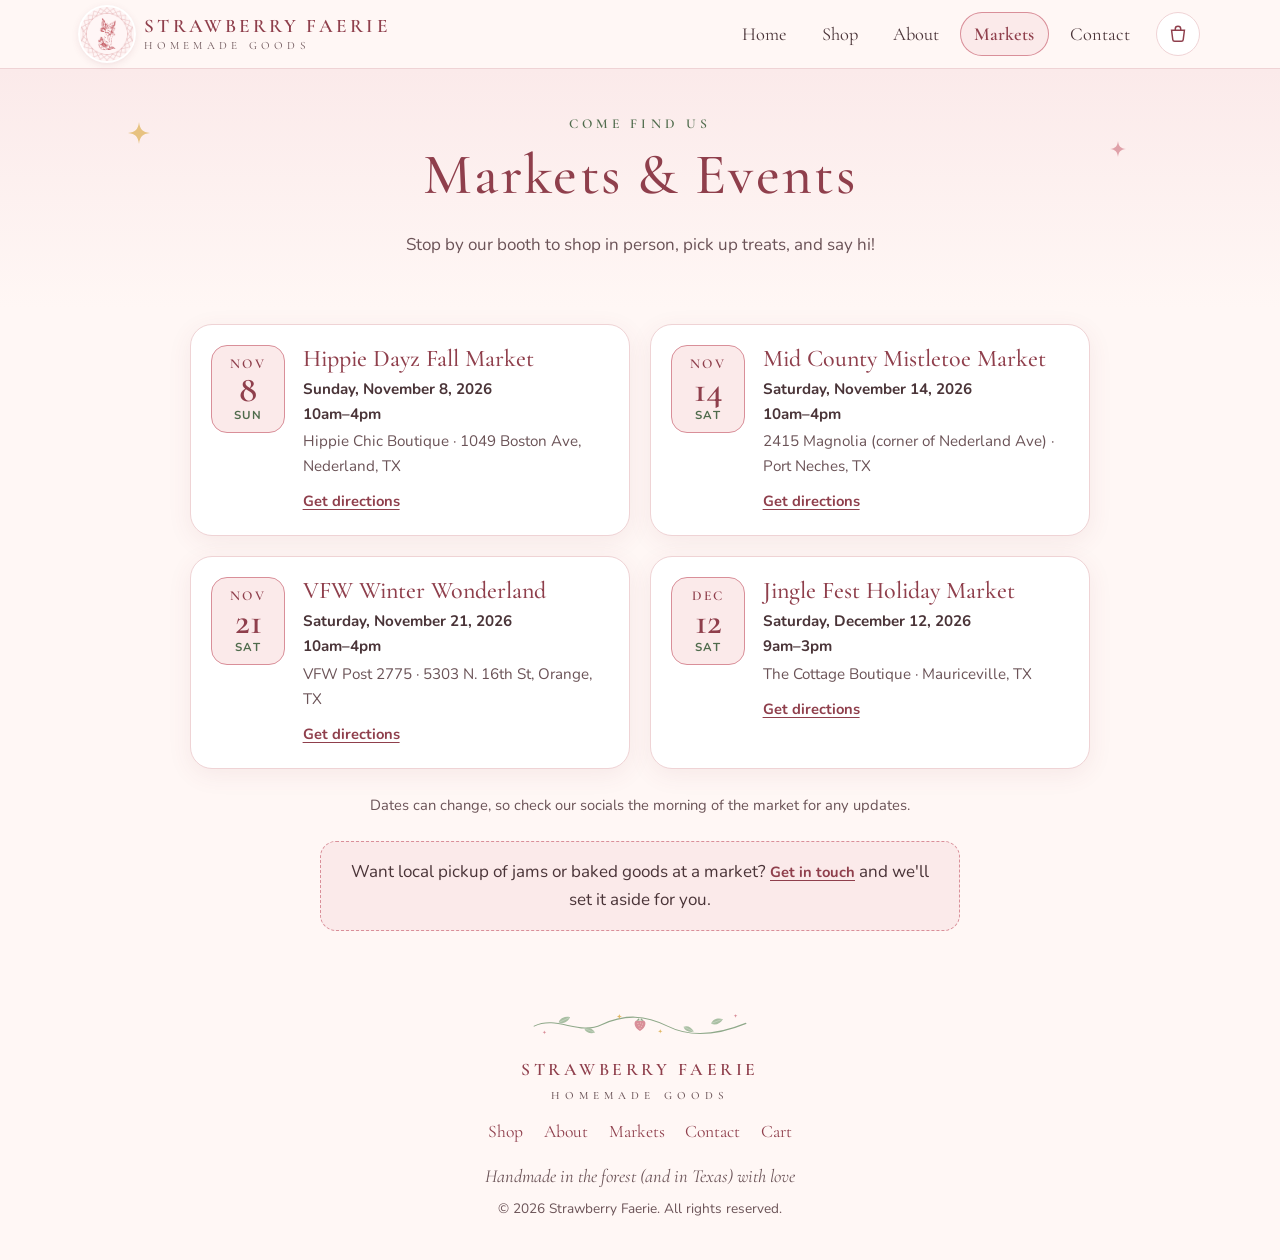
<file: markets.html>
<!doctype html>
<html lang="en">
<head>
  <meta charset="utf-8">
  <meta name="viewport" content="width=device-width, initial-scale=1">
  <title>Markets & Events · Strawberry Faerie</title>
  <meta name="description" content="Upcoming vendor markets where you can find Strawberry Faerie in person.">
  <!-- TODO: set og:url / og:image to absolute URLs once the custom domain is live -->
  <meta property="og:title" content="Markets & Events · Strawberry Faerie">
  <meta property="og:description" content="Upcoming vendor markets where you can find Strawberry Faerie in person.">
  <meta property="og:image" content="assets/logo.png">
  <meta name="theme-color" content="#fbeaea">
  <link rel="icon" type="image/x-icon" href="favicon.ico?v=transparent-2">
  <link rel="apple-touch-icon" href="assets/apple-touch-icon.png">
  <link rel="preconnect" href="https://fonts.googleapis.com">
  <link rel="preconnect" href="https://fonts.gstatic.com" crossorigin>
  <link href="https://fonts.googleapis.com/css2?family=Cormorant+Garamond:ital,wght@0,400;0,500;0,600;1,400;1,500&family=Nunito:wght@400;600;700&display=swap" rel="stylesheet">
  <link rel="stylesheet" href="css/styles.css">
</head>
<body data-page="markets">
  <!-- Reusable hand-drawn-ish SVG pieces -->
  <svg width="0" height="0" style="position:absolute" aria-hidden="true" focusable="false">
    <defs>
      <symbol id="leaf" viewBox="0 0 24 12"><path d="M1 6 C6 0 16 0 23 6 C16 12 6 12 1 6 Z" /><path d="M2 6 H21" fill="none" stroke="rgba(255,255,255,.55)" stroke-width=".8"/></symbol>
      <symbol id="berry" viewBox="0 0 20 22"><path d="M10 21 C4 18 1 12 2.5 8 C4 5 7 5.5 10 6.5 C13 5.5 16 5 17.5 8 C19 12 16 18 10 21 Z" fill="#d98f99"/><path d="M5 6.5 L7.5 2.5 L10 5.5 L12.5 2.5 L15 6.5 C12 5 8 5 5 6.5Z" fill="#8fa98a"/><g fill="#fff3e0"><circle cx="7" cy="10" r=".7"/><circle cx="10.5" cy="9.5" r=".7"/><circle cx="13.5" cy="11" r=".7"/><circle cx="8.5" cy="13.5" r=".7"/><circle cx="12" cy="14" r=".7"/><circle cx="10" cy="17" r=".7"/></g></symbol>
      <symbol id="sparkle" viewBox="0 0 20 20"><path d="M10 0 C11 7 13 9 20 10 C13 11 11 13 10 20 C9 13 7 11 0 10 C7 9 9 7 10 0Z"/></symbol>
      <symbol id="vine" viewBox="0 0 320 40">
        <path d="M6 22 C40 6 70 36 104 20 S168 6 200 22 S270 36 314 18" fill="none" stroke="#8fa98a" stroke-width="1.6" stroke-linecap="round"/>
        <g fill="#a9bfa3">
          <use href="#leaf" x="40" y="8" width="20" height="10" transform="rotate(-25 50 13)"/>
          <use href="#leaf" x="78" y="24" width="18" height="9" transform="rotate(20 87 28)"/>
          <use href="#leaf" x="222" y="22" width="18" height="9" transform="rotate(25 231 26)"/>
          <use href="#leaf" x="262" y="10" width="20" height="10" transform="rotate(-20 272 15)"/>
        </g>
        <use href="#berry" x="150" y="8" width="20" height="22"/>
        <g fill="#e2b866"><use href="#sparkle" x="126" y="4" width="8" height="8"/><use href="#sparkle" x="186" y="26" width="7" height="7"/></g>
        <g fill="#d98f99"><use href="#sparkle" x="18" y="28" width="6" height="6"/><use href="#sparkle" x="296" y="4" width="6" height="6"/></g>
      </symbol>
    </defs>
  </svg>

  <a class="skip-link" href="#main">Skip to content</a>

  <header class="site-header">
    <div class="wrap header-inner">
      <a class="brand" href="index.html" aria-label="Strawberry Faerie home">
        <!-- LOGO SLOT: to swap the logo, replace assets/logo.png -->
        <img class="brand-logo" src="assets/logo.png" alt="" width="480" height="480">
        <span class="brand-text">
          <span class="brand-name">Strawberry Faerie</span>
          <span class="brand-sub">Homemade Goods</span>
        </span>
      </a>
      <button class="nav-toggle" type="button" aria-expanded="false" aria-controls="site-nav">
        <span class="nav-toggle-bars" aria-hidden="true"></span><span class="visually-hidden">Menu</span>
      </button>
      <nav id="site-nav" class="site-nav" aria-label="Main">
        <ul>
          <li><a href="index.html">Home</a></li>
          <li><a href="shop.html">Shop</a></li>
          <li><a href="about.html">About</a></li>
          <li><a href="markets.html" class="is-active" aria-current="page">Markets</a></li>
          <li><a href="contact.html">Contact</a></li>
        </ul>
      </nav>
      <a class="cart-button" href="cart.html" aria-label="Cart, 0 items" data-cart-button>
        <svg viewBox="0 0 24 24" aria-hidden="true"><path d="M5 8h14l-1.3 10.2a2 2 0 0 1-2 1.8H8.3a2 2 0 0 1-2-1.8L5 8Z" fill="none" stroke="currentColor" stroke-width="1.6"/><path d="M9 8V6.5a3 3 0 0 1 6 0V8" fill="none" stroke="currentColor" stroke-width="1.6"/></svg>
        <span class="cart-count" data-cart-count>0</span>
      </a>
    </div>
  </header>

  <main id="main">
    <section class="page-hero" aria-labelledby="page-title">
      <svg class="float float-1" aria-hidden="true"><use href="#sparkle"/></svg>
      <svg class="float float-2" aria-hidden="true"><use href="#sparkle"/></svg>
      <div class="wrap">
        <p class="eyebrow">Come Find Us</p>
        <h1 id="page-title">Markets &amp; Events</h1>
        <p class="section-lede">Stop by our booth to shop in person, pick up treats, and say hi!</p>
      </div>
    </section>
    <section class="section section-top-tight" aria-label="Upcoming markets">
      <div class="wrap">
        <!-- TODO (Arti): confirm dates, times, and addresses before publishing. -->
        <ol class="market-list">
          <li class="market-card">
            <div class="market-date" aria-hidden="true"><span class="m-mon">Nov</span><span class="m-day">8</span><span class="m-dow">Sun</span></div>
            <div class="market-body">
              <h3>Hippie Dayz Fall Market</h3>
              <p class="market-when"><time datetime="2026-11-08T10:00">Sunday, November 8, 2026</time><br>10am–4pm</p>
              <p class="market-where">Hippie Chic Boutique · 1049 Boston Ave, Nederland, TX</p>
              <a class="text-link" href="https://www.google.com/maps/search/?api=1&amp;query=Hippie+Chic+Boutique+1049+Boston+Ave+Nederland+TX" target="_blank" rel="noopener">Get directions<span class="visually-hidden"> to Hippie Dayz Fall Market (opens in a new tab)</span></a>
            </div>
          </li>
          <li class="market-card">
            <div class="market-date" aria-hidden="true"><span class="m-mon">Nov</span><span class="m-day">14</span><span class="m-dow">Sat</span></div>
            <div class="market-body">
              <h3>Mid County Mistletoe Market</h3>
              <p class="market-when"><time datetime="2026-11-14T10:00">Saturday, November 14, 2026</time><br>10am–4pm</p>
              <p class="market-where">2415 Magnolia (corner of Nederland Ave) · Port Neches, TX</p>
              <a class="text-link" href="https://www.google.com/maps/search/?api=1&amp;query=2415+Magnolia+Port+Neches+TX" target="_blank" rel="noopener">Get directions<span class="visually-hidden"> to Mid County Mistletoe Market (opens in a new tab)</span></a>
            </div>
          </li>
          <li class="market-card">
            <div class="market-date" aria-hidden="true"><span class="m-mon">Nov</span><span class="m-day">21</span><span class="m-dow">Sat</span></div>
            <div class="market-body">
              <h3>VFW Winter Wonderland</h3>
              <p class="market-when"><time datetime="2026-11-21T10:00">Saturday, November 21, 2026</time><br>10am–4pm</p>
              <p class="market-where">VFW Post 2775 · 5303 N. 16th St, Orange, TX</p>
              <a class="text-link" href="https://www.google.com/maps/search/?api=1&amp;query=VFW+Post+2775+5303+N+16th+St+Orange+TX" target="_blank" rel="noopener">Get directions<span class="visually-hidden"> to VFW Winter Wonderland (opens in a new tab)</span></a>
            </div>
          </li>
          <li class="market-card">
            <div class="market-date" aria-hidden="true"><span class="m-mon">Dec</span><span class="m-day">12</span><span class="m-dow">Sat</span></div>
            <div class="market-body">
              <h3>Jingle Fest Holiday Market</h3>
              <p class="market-when"><time datetime="2026-12-12T09:00">Saturday, December 12, 2026</time><br>9am–3pm</p>
              <p class="market-where">The Cottage Boutique · Mauriceville, TX</p>
              <a class="text-link" href="https://www.google.com/maps/search/?api=1&amp;query=The+Cottage+Boutique+Mauriceville+TX" target="_blank" rel="noopener">Get directions<span class="visually-hidden"> to Jingle Fest Holiday Market (opens in a new tab)</span></a>
            </div>
          </li>
        </ol>
        <p class="small-note">Dates can change, so check our socials the morning of the market for any updates.</p>
        <div class="market-cta">
          <p>Want local pickup of jams or baked goods at a market? <a class="text-link" href="contact.html">Get in touch</a> and we'll set it aside for you.</p>
        </div>
      </div>
    </section>
  </main>

  <footer class="site-footer">
    <div class="wrap">
      <svg class="footer-vine" viewBox="0 0 320 40" aria-hidden="true"><use href="#vine"/></svg>
      <p class="footer-brand">Strawberry Faerie <span>Homemade Goods</span></p>
      <nav class="footer-nav" aria-label="Footer">
        <a href="shop.html">Shop</a><a href="about.html">About</a><a href="markets.html">Markets</a><a href="contact.html">Contact</a><a href="cart.html">Cart</a>
      </nav>
      <p class="footer-tag">Handmade in the forest (and in Texas) with love</p>
      <p class="footer-copy">© 2026 Strawberry Faerie. All rights reserved.</p>
    </div>
  </footer>

  <div class="toast" role="status" aria-live="polite" data-toast></div>

  <script src="js/products.js"></script>
  <script src="js/main.js"></script>
  <script src="js/visual-editor.js"></script>
</body>
</html>
</file>
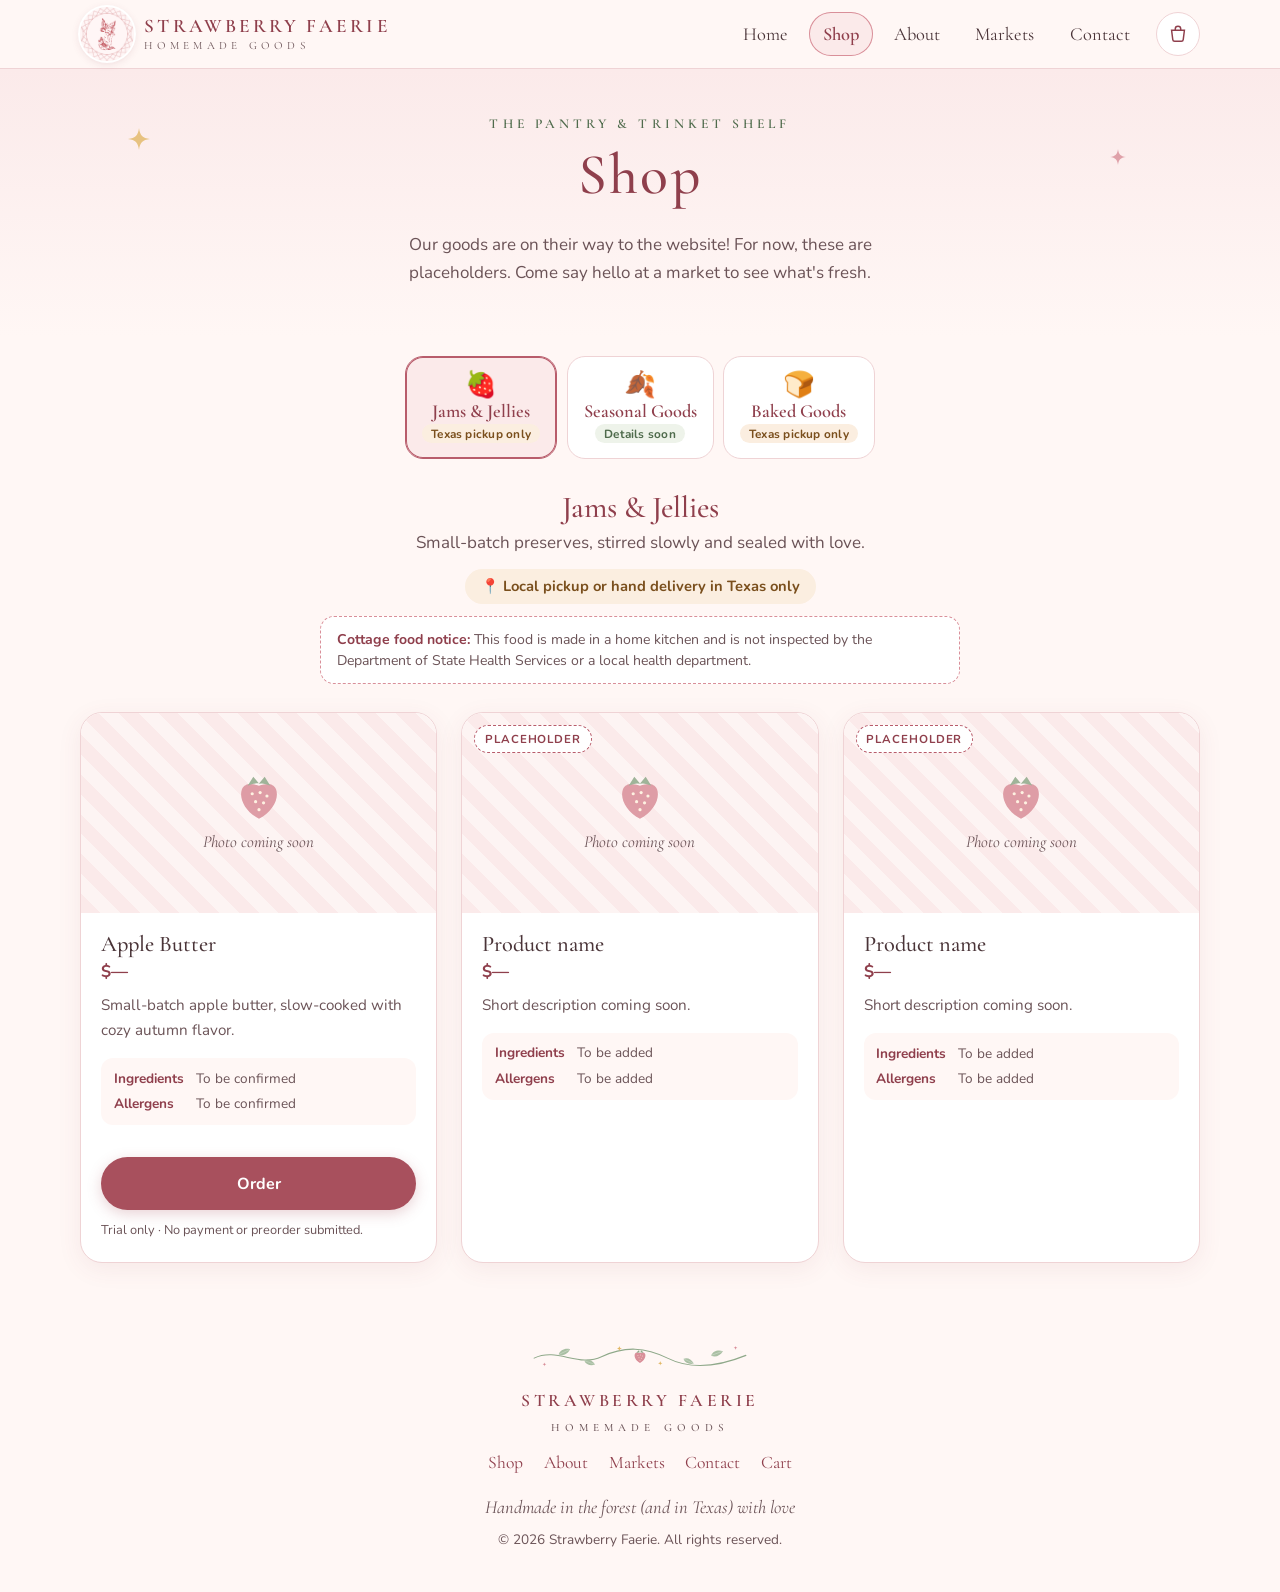
<file: shop.html>
<!doctype html>
<html lang="en">
<head>
  <meta charset="utf-8">
  <meta name="viewport" content="width=device-width, initial-scale=1">
  <title>Shop · Strawberry Faerie</title>
  <meta name="description" content="Handmade soaps, resin trinkets, seasonal goods, jams & jellies, and baked goods from Strawberry Faerie.">
  <!-- TODO: set og:url / og:image to absolute URLs once the custom domain is live -->
  <meta property="og:title" content="Shop · Strawberry Faerie">
  <meta property="og:description" content="Handmade soaps, resin trinkets, seasonal goods, jams & jellies, and baked goods from Strawberry Faerie.">
  <meta property="og:image" content="assets/logo.png">
  <meta name="theme-color" content="#fbeaea">
  <link rel="icon" type="image/x-icon" href="favicon.ico?v=transparent-2">
  <link rel="apple-touch-icon" href="assets/apple-touch-icon.png">
  <link rel="preconnect" href="https://fonts.googleapis.com">
  <link rel="preconnect" href="https://fonts.gstatic.com" crossorigin>
  <link href="https://fonts.googleapis.com/css2?family=Cormorant+Garamond:ital,wght@0,400;0,500;0,600;1,400;1,500&family=Nunito:wght@400;600;700&display=swap" rel="stylesheet">
  <link rel="stylesheet" href="css/styles.css">
</head>
<body data-page="shop">
  <!-- Reusable hand-drawn-ish SVG pieces -->
  <svg width="0" height="0" style="position:absolute" aria-hidden="true" focusable="false">
    <defs>
      <symbol id="leaf" viewBox="0 0 24 12"><path d="M1 6 C6 0 16 0 23 6 C16 12 6 12 1 6 Z" /><path d="M2 6 H21" fill="none" stroke="rgba(255,255,255,.55)" stroke-width=".8"/></symbol>
      <symbol id="berry" viewBox="0 0 20 22"><path d="M10 21 C4 18 1 12 2.5 8 C4 5 7 5.5 10 6.5 C13 5.5 16 5 17.5 8 C19 12 16 18 10 21 Z" fill="#d98f99"/><path d="M5 6.5 L7.5 2.5 L10 5.5 L12.5 2.5 L15 6.5 C12 5 8 5 5 6.5Z" fill="#8fa98a"/><g fill="#fff3e0"><circle cx="7" cy="10" r=".7"/><circle cx="10.5" cy="9.5" r=".7"/><circle cx="13.5" cy="11" r=".7"/><circle cx="8.5" cy="13.5" r=".7"/><circle cx="12" cy="14" r=".7"/><circle cx="10" cy="17" r=".7"/></g></symbol>
      <symbol id="sparkle" viewBox="0 0 20 20"><path d="M10 0 C11 7 13 9 20 10 C13 11 11 13 10 20 C9 13 7 11 0 10 C7 9 9 7 10 0Z"/></symbol>
      <symbol id="vine" viewBox="0 0 320 40">
        <path d="M6 22 C40 6 70 36 104 20 S168 6 200 22 S270 36 314 18" fill="none" stroke="#8fa98a" stroke-width="1.6" stroke-linecap="round"/>
        <g fill="#a9bfa3">
          <use href="#leaf" x="40" y="8" width="20" height="10" transform="rotate(-25 50 13)"/>
          <use href="#leaf" x="78" y="24" width="18" height="9" transform="rotate(20 87 28)"/>
          <use href="#leaf" x="222" y="22" width="18" height="9" transform="rotate(25 231 26)"/>
          <use href="#leaf" x="262" y="10" width="20" height="10" transform="rotate(-20 272 15)"/>
        </g>
        <use href="#berry" x="150" y="8" width="20" height="22"/>
        <g fill="#e2b866"><use href="#sparkle" x="126" y="4" width="8" height="8"/><use href="#sparkle" x="186" y="26" width="7" height="7"/></g>
        <g fill="#d98f99"><use href="#sparkle" x="18" y="28" width="6" height="6"/><use href="#sparkle" x="296" y="4" width="6" height="6"/></g>
      </symbol>
    </defs>
  </svg>

  <a class="skip-link" href="#main">Skip to content</a>

  <header class="site-header">
    <div class="wrap header-inner">
      <a class="brand" href="index.html" aria-label="Strawberry Faerie home">
        <!-- LOGO SLOT: to swap the logo, replace assets/logo.png -->
        <img class="brand-logo" src="assets/logo.png" alt="" width="480" height="480">
        <span class="brand-text">
          <span class="brand-name">Strawberry Faerie</span>
          <span class="brand-sub">Homemade Goods</span>
        </span>
      </a>
      <button class="nav-toggle" type="button" aria-expanded="false" aria-controls="site-nav">
        <span class="nav-toggle-bars" aria-hidden="true"></span><span class="visually-hidden">Menu</span>
      </button>
      <nav id="site-nav" class="site-nav" aria-label="Main">
        <ul>
          <li><a href="index.html">Home</a></li>
          <li><a href="shop.html" class="is-active" aria-current="page">Shop</a></li>
          <li><a href="about.html">About</a></li>
          <li><a href="markets.html">Markets</a></li>
          <li><a href="contact.html">Contact</a></li>
        </ul>
      </nav>
      <a class="cart-button" href="cart.html" aria-label="Cart, 0 items" data-cart-button>
        <svg viewBox="0 0 24 24" aria-hidden="true"><path d="M5 8h14l-1.3 10.2a2 2 0 0 1-2 1.8H8.3a2 2 0 0 1-2-1.8L5 8Z" fill="none" stroke="currentColor" stroke-width="1.6"/><path d="M9 8V6.5a3 3 0 0 1 6 0V8" fill="none" stroke="currentColor" stroke-width="1.6"/></svg>
        <span class="cart-count" data-cart-count>0</span>
      </a>
    </div>
  </header>

  <main id="main">
    <section class="page-hero" aria-labelledby="page-title">
      <svg class="float float-1" aria-hidden="true"><use href="#sparkle"/></svg>
      <svg class="float float-2" aria-hidden="true"><use href="#sparkle"/></svg>
      <div class="wrap">
        <p class="eyebrow">The Pantry &amp; Trinket Shelf</p>
        <h1 id="page-title">Shop</h1>
        <p class="section-lede">Our goods are on their way to the website! For now, these are placeholders. Come say hello at a market to see what's fresh.</p>
      </div>
    </section>
    <section class="section section-top-tight" aria-label="Products">
      <div class="wrap">
        <div class="category-tabs" role="tablist" aria-label="Shop categories" data-category-tabs></div>
        <div class="category-panel" role="tabpanel" data-category-panel tabindex="0">
          <div class="category-info" data-category-info></div>
          <div class="product-grid" data-product-grid></div>
        </div>
        <noscript><p class="notice">Please enable JavaScript to browse the shop, or email us at <a href="mailto:strawberryfaerieco@gmail.com">strawberryfaerieco@gmail.com</a>.</p></noscript>
      </div>
    </section>
  </main>

  <footer class="site-footer">
    <div class="wrap">
      <svg class="footer-vine" viewBox="0 0 320 40" aria-hidden="true"><use href="#vine"/></svg>
      <p class="footer-brand">Strawberry Faerie <span>Homemade Goods</span></p>
      <nav class="footer-nav" aria-label="Footer">
        <a href="shop.html">Shop</a><a href="about.html">About</a><a href="markets.html">Markets</a><a href="contact.html">Contact</a><a href="cart.html">Cart</a>
      </nav>
      <p class="footer-tag">Handmade in the forest (and in Texas) with love</p>
      <p class="footer-copy">© 2026 Strawberry Faerie. All rights reserved.</p>
    </div>
  </footer>

  <div class="toast" role="status" aria-live="polite" data-toast></div>

  <script src="js/products.js"></script>
  <script src="js/main.js"></script>
  <script src="js/visual-editor.js"></script>
</body>
</html>
</file>
<file: css/styles.css>
/* Strawberry Faerie · Homemade Goods
   Palette follows the current brand (dusty rose + blush), sage as accent. */
:root {
  --rose: #b85c6b;          /* brand rose (logo line colour): decorative / large text */
  --rose-light: #d98f99;    /* brand rose light */
  --rose-deep: #8f3f4c;     /* accessible text rose */
  --rose-btn: #a8505d;      /* buttons (white text 5.3:1) */
  --rose-btn-hover: #93424f;
  --blush: #fbeaea;
  --blush-2: #f8dfe0;
  --cream: #fff7f5;         /* page background, soft pink-cream */
  --sage: #8fa98a;
  --sage-deep: #4f6b4c;
  --sage-soft: #eef3ea;
  --honey: #e2b866;
  --ink: #4a3438;
  --ink-soft: #6b5357;
  --line: #efd3d5;
  --radius: 22px;
  --shadow: 0 6px 24px rgba(143, 63, 76, .08);
  --shadow-hover: 0 12px 32px rgba(143, 63, 76, .14);
  --serif: "Cormorant Garamond", "Iowan Old Style", Georgia, serif;
  --sans: "Nunito", system-ui, -apple-system, "Segoe UI", sans-serif;
}

*, *::before, *::after { box-sizing: border-box; }
html { scroll-behavior: smooth; scroll-padding-top: 84px; -webkit-text-size-adjust: 100%; }
body {
  margin: 0;
  font-family: var(--sans);
  font-size: 1.0625rem;
  line-height: 1.65;
  color: var(--ink);
  background: var(--cream);
}
img, svg { display: block; max-width: 100%; }
a { color: var(--rose-deep); }
a:hover { color: var(--rose-btn-hover); }
:focus-visible { outline: 3px solid var(--rose-light); outline-offset: 3px; border-radius: 8px; }
h1, h2, h3, h4 { font-family: var(--serif); font-weight: 500; line-height: 1.15; color: var(--rose-deep); margin: 0 0 .4em; }
h2 { font-size: clamp(2.1rem, 6vw, 3rem); }
h3 { font-size: 1.6rem; }
p { margin: 0 0 1em; }

.wrap { width: min(1120px, 100% - 2.5rem); margin-inline: auto; }
.visually-hidden { position: absolute !important; width: 1px; height: 1px; overflow: hidden; clip: rect(0 0 0 0); white-space: nowrap; }
.skip-link { position: absolute; left: 1rem; top: -3rem; background: var(--rose-btn); color: #fff; padding: .5rem 1rem; border-radius: 999px; z-index: 100; }
.skip-link:focus { top: 1rem; color: #fff; }

/* ---------- Header ---------- */
.site-header {
  position: sticky; top: 0; z-index: 50;
  background: rgba(255, 247, 245, .92);
  backdrop-filter: blur(8px);
  border-bottom: 1px solid var(--line);
}
.header-inner { display: flex; align-items: center; gap: .75rem; min-height: 68px; }
.brand { display: flex; align-items: center; gap: .65rem; text-decoration: none; margin-right: auto; }
.brand-logo { width: 48px; height: 48px; border-radius: 50%; box-shadow: 0 0 0 2px #fff, 0 2px 8px rgba(143,63,76,.18); }
.brand-text { display: flex; flex-direction: column; line-height: 1.05; }
.brand-name { font-family: var(--serif); font-size: 1.05rem; font-weight: 600; letter-spacing: .16em; text-transform: uppercase; color: var(--rose-deep); }
.brand-sub { font-family: var(--serif); font-size: .7rem; letter-spacing: .38em; text-transform: uppercase; color: var(--ink-soft); margin-top: .2rem; }

.nav-toggle { order: 3; width: 44px; height: 44px; border: 1px solid var(--line); border-radius: 50%; background: #fff; cursor: pointer; display: grid; place-items: center; }
.nav-toggle-bars, .nav-toggle-bars::before, .nav-toggle-bars::after { display: block; width: 18px; height: 2px; background: var(--rose-deep); border-radius: 2px; position: relative; transition: transform .25s; }
.nav-toggle-bars::before, .nav-toggle-bars::after { content: ""; position: absolute; left: 0; }
.nav-toggle-bars::before { top: -6px; } .nav-toggle-bars::after { top: 6px; }
.nav-toggle[aria-expanded="true"] .nav-toggle-bars { background: transparent; }
.nav-toggle[aria-expanded="true"] .nav-toggle-bars::before { transform: translateY(6px) rotate(45deg); }
.nav-toggle[aria-expanded="true"] .nav-toggle-bars::after { transform: translateY(-6px) rotate(-45deg); }

.site-nav { display: none; position: absolute; top: 100%; left: 0; right: 0; background: var(--cream); border-bottom: 1px solid var(--line); box-shadow: var(--shadow); }
.site-nav.is-open { display: block; }
.site-nav ul { list-style: none; margin: 0; padding: .5rem 1.25rem 1rem; }
.site-nav a { display: block; padding: .75rem .25rem; font-family: var(--serif); font-size: 1.25rem; text-decoration: none; color: var(--ink); border-bottom: 1px dashed var(--line); }
.site-nav li:last-child a { border-bottom: 0; }
.site-nav a:hover { color: var(--rose-deep); }

.cart-button { order: 2; position: relative; width: 44px; height: 44px; border-radius: 50%; border: 1px solid var(--line); background: #fff; color: var(--rose-deep); cursor: pointer; display: grid; place-items: center; transition: transform .2s, box-shadow .2s; }
.cart-button svg { width: 22px; height: 22px; }
.cart-button:hover { transform: translateY(-1px); box-shadow: var(--shadow); }
.cart-count { position: absolute; top: -4px; right: -4px; min-width: 20px; height: 20px; padding: 0 5px; border-radius: 999px; background: var(--sage-deep); color: #fff; font-size: .72rem; font-weight: 700; line-height: 20px; text-align: center; transform: scale(0); transition: transform .2s; }
.cart-count.has-items { transform: scale(1); }

@media (max-width: 400px) {
  .brand-name { font-size: .92rem; letter-spacing: .12em; }
  .brand-sub { letter-spacing: .3em; }
}

@media (min-width: 820px) {
  .nav-toggle { display: none; }
  .site-nav { display: block; position: static; background: none; border: 0; box-shadow: none; order: 1; }
  .site-nav ul { display: flex; gap: .4rem; padding: 0; }
  .site-nav a { border: 0; font-size: 1.15rem; padding: .4rem .9rem; border-radius: 999px; transition: background .2s, color .2s; }
  .site-nav a:hover { background: var(--blush); }
  .brand-logo { width: 54px; height: 54px; }
  .brand-name { font-size: 1.2rem; }
}

/* ---------- Buttons ---------- */
.btn { display: inline-flex; align-items: center; justify-content: center; gap: .4rem; font-family: var(--sans); font-weight: 700; font-size: 1rem; padding: .85rem 1.6rem; border-radius: 999px; text-decoration: none; border: 2px solid transparent; cursor: pointer; transition: transform .2s, box-shadow .2s, background .2s, color .2s; }
.btn-primary { background: var(--rose-btn); color: #fff; box-shadow: 0 4px 14px rgba(168,80,93,.25); }
.btn-primary:hover { background: var(--rose-btn-hover); color: #fff; transform: translateY(-2px); box-shadow: 0 8px 20px rgba(168,80,93,.3); }
.btn-ghost { background: #fff; color: var(--rose-deep); border-color: var(--rose-light); }
.btn-ghost:hover { background: var(--blush); color: var(--rose-deep); transform: translateY(-2px); }
.btn-small { padding: .55rem 1.1rem; font-size: .9rem; }

/* ---------- Hero ---------- */
.hero { position: relative; overflow: hidden; padding: 3rem 0 2rem; text-align: center; background: linear-gradient(180deg, var(--blush) 0%, var(--cream) 100%); }
.hero-inner { position: relative; z-index: 1; }
.hero-logo { width: 190px; height: 190px; margin: 0 auto 1.25rem; border-radius: 50%; box-shadow: 0 0 0 6px #fff, 0 10px 30px rgba(143,63,76,.18); animation: bob 6s ease-in-out infinite; }
.hero-title { font-size: clamp(2.2rem, 9vw, 4.4rem); font-weight: 500; letter-spacing: .14em; text-transform: uppercase; color: var(--rose); margin-bottom: .1em; text-shadow: 0 1px 0 #fff; }
.hero-sub { font-family: var(--serif); text-transform: uppercase; letter-spacing: .5em; font-size: clamp(.85rem, 2.6vw, 1.15rem); color: var(--rose-deep); margin: 0 0 1.4rem; padding-left: .5em; }
.hero-tagline { font-family: var(--serif); font-style: italic; font-size: clamp(1.2rem, 3.6vw, 1.5rem); color: var(--ink-soft); max-width: 34ch; margin: 0 auto 1.8rem; line-height: 1.45; }
.hero-actions { display: flex; flex-wrap: wrap; gap: .75rem; justify-content: center; }
.float { position: absolute; z-index: 0; opacity: .8; animation: twinkle 4s ease-in-out infinite; }
.float-1 { width: 22px; height: 22px; fill: var(--honey); top: 18%; left: 9%; }
.float-2 { width: 16px; height: 16px; fill: var(--rose-light); top: 30%; right: 10%; animation-delay: 1.5s; }
.float-3 { width: 34px; height: 38px; bottom: 16%; left: 14%; transform: rotate(-14deg); animation: bob 7s ease-in-out infinite; }
@keyframes bob { 0%,100% { translate: 0 0; } 50% { translate: 0 -8px; } }
@keyframes twinkle { 0%,100% { opacity: .35; scale: .85; } 50% { opacity: .95; scale: 1.1; } }
@media (min-width: 820px) {
  .hero { padding: 4.5rem 0 3rem; }
  .hero-logo { width: 230px; height: 230px; }
}

/* ---------- Dividers ---------- */
.divider { width: min(320px, 80%); height: auto; margin: 1.5rem auto; }

/* ---------- Sections ---------- */
.section { padding: 2.5rem 0 3rem; }
.section-tint { background: var(--blush); border-block: 1px solid var(--line); }
.section-head { text-align: center; max-width: 620px; margin: 0 auto 2rem; }
.eyebrow { font-family: var(--serif); text-transform: uppercase; letter-spacing: .3em; font-size: .85rem; color: var(--sage-deep); margin-bottom: .4rem; font-weight: 600; }
.section-lede { color: var(--ink-soft); }
.small-note { text-align: center; font-size: .92rem; color: var(--ink-soft); margin-top: 1.5rem; }

/* ---------- Shop ---------- */
.category-tabs { display: flex; gap: .6rem; overflow-x: auto; padding: .25rem .25rem 1rem; margin: 0 -.25rem 1rem; scroll-snap-type: x mandatory; scrollbar-width: thin; }
.category-tab { flex: 0 0 auto; scroll-snap-align: start; display: flex; flex-direction: column; align-items: center; gap: .15rem; min-width: 132px; padding: .9rem 1rem; border-radius: 18px; border: 1.5px solid var(--line); background: #fff; color: var(--ink); font-family: var(--sans); cursor: pointer; transition: transform .2s, box-shadow .2s, border-color .2s, background .2s; }
.category-tab:hover { transform: translateY(-2px); box-shadow: var(--shadow); border-color: var(--rose-light); }
.category-tab[aria-selected="true"] { background: var(--blush); border-color: var(--rose); box-shadow: inset 0 0 0 1px var(--rose); }
.tab-icon { font-size: 1.6rem; line-height: 1; }
.tab-name { font-family: var(--serif); font-size: 1.15rem; font-weight: 600; color: var(--rose-deep); white-space: nowrap; }
.tab-note { font-size: .74rem; font-weight: 700; letter-spacing: .02em; padding: .1rem .55rem; border-radius: 999px; }
.tab-note.is-ship { background: var(--sage-soft); color: var(--sage-deep); }
.tab-note.is-local { background: #fbeee0; color: #7a4f1d; }
@media (min-width: 820px) {
  .category-tabs { justify-content: center; flex-wrap: wrap; overflow: visible; }
}

.category-panel:focus-visible { outline-offset: 8px; }
.category-info { text-align: center; max-width: 640px; margin: 0 auto 1.75rem; }
.category-title { font-size: 1.9rem; margin-bottom: .2rem; }
.category-blurb { color: var(--ink-soft); margin-bottom: .75rem; }
.fulfillment { display: inline-block; font-weight: 700; font-size: .92rem; padding: .35rem 1rem; border-radius: 999px; margin-bottom: .75rem; }
.fulfillment.is-ship { background: var(--sage-soft); color: var(--sage-deep); }
.fulfillment.is-local { background: #fbeee0; color: #7a4f1d; }
.disclosure { font-size: .88rem; line-height: 1.5; color: var(--ink-soft); background: #fff; border: 1px dashed var(--rose-light); border-radius: 14px; padding: .75rem 1rem; text-align: left; margin: 0; }
.disclosure strong { color: var(--rose-deep); }

.product-grid { display: grid; grid-template-columns: 1fr; gap: 1.25rem; }
@media (min-width: 560px) { .product-grid { grid-template-columns: repeat(2, 1fr); } .product-media { aspect-ratio: 4 / 3; } }
@media (min-width: 900px) { .product-grid { grid-template-columns: repeat(3, 1fr); gap: 1.5rem; } }
.product-card { background: #fff; border-radius: var(--radius); box-shadow: var(--shadow); overflow: hidden; display: flex; flex-direction: column; border: 1px solid var(--line); transition: transform .25s, box-shadow .25s; }
.product-card:hover { transform: translateY(-4px); box-shadow: var(--shadow-hover); }
.product-media { position: relative; aspect-ratio: 16 / 9; background: repeating-linear-gradient(45deg, var(--blush) 0 14px, #fdf4f3 14px 28px); display: grid; place-items: center; align-content: center; gap: .4rem; }
.product-media img { width: 100%; height: 100%; object-fit: cover; }
.ph-berry { width: 46px; height: 50px; opacity: .85; }
.ph-text { font-family: var(--serif); font-style: italic; color: var(--ink-soft); font-size: 1.05rem; }
.ribbon { position: absolute; top: .75rem; left: .75rem; background: #fff; color: var(--rose-deep); border: 1px dashed var(--rose); font-size: .72rem; font-weight: 700; letter-spacing: .08em; text-transform: uppercase; padding: .2rem .6rem; border-radius: 999px; }
.product-body { padding: 1.1rem 1.25rem 1.3rem; display: flex; flex-direction: column; flex: 1; }
.product-name { font-size: 1.4rem; font-weight: 500; margin-bottom: .1rem; color: var(--ink); }
.product-price { font-weight: 700; color: var(--rose-deep); margin-bottom: .4rem; }
.product-desc { color: var(--ink-soft); font-size: .95rem; }
.food-label { display: grid; grid-template-columns: auto 1fr; gap: .2rem .75rem; font-size: .85rem; background: var(--cream); border-radius: 12px; padding: .6rem .8rem; margin: 0 0 1rem; }
.food-label dt { font-weight: 700; color: var(--rose-deep); }
.food-label dd { margin: 0; color: var(--ink-soft); }
.add-to-cart { margin-top: auto; align-self: flex-start; }

/* ---------- About ---------- */
.about { display: grid; gap: 1.5rem; align-items: center; }
.about-art { justify-self: center; width: 200px; aspect-ratio: 1; border-radius: 50%; box-shadow: 0 0 0 8px #fff, 0 0 0 9px var(--line), var(--shadow); }
.about-art img { width: 100%; height: 100%; border-radius: 50%; }
.about-copy { max-width: 60ch; }
.about-dream { display: flex; gap: .6rem; align-items: flex-start; background: #fff; border-radius: 16px; padding: .9rem 1.1rem; border: 1px solid var(--line); }
.about-dream svg { flex: 0 0 18px; width: 18px; height: 18px; fill: var(--honey); margin-top: .3rem; }
.signature { font-family: var(--serif); font-style: italic; font-size: 1.5rem; color: var(--rose-deep); margin: 0; }
@media (min-width: 820px) {
  .about { grid-template-columns: 300px 1fr; gap: 3.5rem; }
  .about-art { width: 280px; }
}

/* ---------- Markets ---------- */
.market-list { list-style: none; padding: 0; margin: 0 auto; display: grid; gap: 1.25rem; max-width: 900px; }
@media (min-width: 820px) { .market-list { grid-template-columns: repeat(auto-fit, minmax(320px, 440px)); justify-content: center; } }
.market-card { display: flex; gap: 1.1rem; background: #fff; border: 1px solid var(--line); border-radius: var(--radius); padding: 1.25rem; box-shadow: var(--shadow); transition: transform .25s, box-shadow .25s; }
.market-card:hover { transform: translateY(-3px); box-shadow: var(--shadow-hover); }
.market-date { flex: 0 0 74px; height: 88px; border-radius: 16px; background: var(--blush); border: 1.5px solid var(--rose-light); display: flex; flex-direction: column; align-items: center; justify-content: center; line-height: 1; color: var(--rose-deep); }
.m-mon { font-family: var(--serif); text-transform: uppercase; letter-spacing: .15em; font-size: .85rem; font-weight: 600; }
.m-day { font-family: var(--serif); font-size: 2.3rem; font-weight: 600; margin: .1rem 0; }
.m-dow { font-size: .72rem; font-weight: 700; text-transform: uppercase; letter-spacing: .1em; color: var(--sage-deep); }
.market-body h3 { font-size: 1.5rem; margin-bottom: .25rem; }
.market-when { font-weight: 700; margin: 0 0 .15rem; font-size: .95rem; }
.market-where { color: var(--ink-soft); margin: 0 0 .5rem; font-size: .95rem; }
.text-link { font-weight: 700; font-size: .92rem; text-underline-offset: 3px; }

/* ---------- Contact ---------- */
.contact-cards { display: grid; gap: 1rem; max-width: 720px; margin: 0 auto 1.75rem; }
@media (min-width: 640px) { .contact-cards { grid-template-columns: 1fr 1fr; } }
.contact-card { display: flex; flex-direction: column; align-items: center; text-align: center; gap: .25rem; padding: 1.4rem 1rem; background: #fff; border: 1px solid var(--line); border-radius: var(--radius); text-decoration: none; color: var(--ink); box-shadow: var(--shadow); transition: transform .25s, box-shadow .25s; min-width: 0; }
.contact-card:hover { transform: translateY(-3px); box-shadow: var(--shadow-hover); color: var(--ink); }
.contact-card svg { width: 30px; height: 30px; color: var(--rose); margin-bottom: .25rem; }
.cc-label { font-family: var(--serif); text-transform: uppercase; letter-spacing: .25em; font-size: .8rem; font-weight: 600; color: var(--sage-deep); }
.cc-value { font-weight: 700; color: var(--rose-deep); overflow-wrap: anywhere; }
.socials { list-style: none; display: flex; justify-content: center; gap: .9rem; padding: 0; margin: 0; }
.socials a { width: 48px; height: 48px; border-radius: 50%; background: #fff; border: 1px solid var(--line); display: grid; place-items: center; color: var(--rose-deep); transition: transform .2s, background .2s, color .2s; }
.socials a:hover { transform: translateY(-3px) rotate(-4deg); background: var(--rose-btn); color: #fff; }
.socials svg { width: 22px; height: 22px; }

/* ---------- Footer ---------- */
.site-footer { text-align: center; padding: 2rem 0 2.5rem; }
.footer-vine { width: 220px; margin: 0 auto 1rem; }
.footer-brand { font-family: var(--serif); text-transform: uppercase; letter-spacing: .2em; font-weight: 600; color: var(--rose-deep); font-size: 1.1rem; margin-bottom: .2rem; }
.footer-brand span { display: block; font-size: .7rem; letter-spacing: .45em; color: var(--ink-soft); font-weight: 500; margin-top: .2rem; }
.footer-tag { font-family: var(--serif); font-style: italic; font-size: 1.15rem; color: var(--ink-soft); margin-bottom: .4rem; }
.footer-copy { font-size: .85rem; color: var(--ink-soft); margin: 0; }

/* ---------- Toast ---------- */
.toast { position: fixed; left: 50%; bottom: 1.25rem; transform: translate(-50%, 150%); background: var(--ink); color: #fff; padding: .75rem 1.25rem; border-radius: 18px; font-size: .92rem; box-shadow: var(--shadow-hover); transition: transform .3s, opacity .3s, visibility .3s; z-index: 80; opacity: 0; visibility: hidden; max-width: calc(100% - 2rem); text-align: center; }
.toast.is-visible { transform: translate(-50%, 0); opacity: 1; visibility: visible; }

@media (prefers-reduced-motion: reduce) {
  *, *::before, *::after { animation: none !important; transition: none !important; scroll-behavior: auto !important; }
}

/* =========================================================
   Multi-page additions
   ========================================================= */
.center { text-align: center; }
.site-nav a.is-active { color: var(--rose-deep); font-weight: 600; }
@media (max-width: 819px) {
  .site-nav a.is-active { background: var(--blush); border-radius: 12px; padding-left: .75rem; }
}
@media (min-width: 820px) {
  .site-nav a.is-active { background: var(--blush); box-shadow: inset 0 0 0 1px var(--rose-light); }
}
a.cart-button { text-decoration: none; }
.cart-button[aria-current="page"] { background: var(--blush); border-color: var(--rose-light); }

/* inner-page banner */
.page-hero { position: relative; overflow: hidden; text-align: center; padding: 2.75rem 0 2rem; background: linear-gradient(180deg, var(--blush) 0%, var(--cream) 100%); }
.page-hero h1 { font-size: clamp(2.4rem, 7vw, 3.6rem); letter-spacing: .04em; color: var(--rose-deep); }
.page-hero .section-lede { max-width: 560px; margin-inline: auto; }
.page-hero .float-1 { top: 22%; left: 10%; }
.page-hero .float-2 { top: 30%; right: 12%; }
.section-top-tight { padding-top: 1rem; }

/* category tiles (home + about) */
.category-links { list-style: none; padding: 0; margin: 0 0 2rem; display: grid; gap: 1rem; grid-template-columns: repeat(2, minmax(0, 1fr)); }
@media (min-width: 900px) { .category-links { grid-template-columns: repeat(3, minmax(0, 1fr)); max-width: 820px; margin-left: auto; margin-right: auto; } }
.category-links li:last-child:nth-child(odd) { grid-column: 1 / -1; }
@media (min-width: 900px) { .category-links li:last-child:nth-child(odd) { grid-column: auto; } }
.category-link { height: 100%; display: flex; flex-direction: column; align-items: center; text-align: center; gap: .3rem; padding: 1.2rem .9rem 1.1rem; background: #fff; border: 1px solid var(--line); border-radius: var(--radius); text-decoration: none; color: var(--ink); box-shadow: var(--shadow); transition: transform .25s, box-shadow .25s, border-color .25s; }
.category-link:hover { transform: translateY(-4px); box-shadow: var(--shadow-hover); border-color: var(--rose-light); color: var(--ink); }
.category-link .tab-icon { font-size: 1.9rem; }
.cl-name { font-family: var(--serif); font-size: 1.25rem; font-weight: 600; color: var(--rose-deep); line-height: 1.15; }
.cl-blurb { font-size: .85rem; color: var(--ink-soft); line-height: 1.4; flex: 1; }

.category-title { font-size: 1.9rem; }

.market-cta { max-width: 640px; margin: 1.5rem auto 0; text-align: center; background: var(--blush); border: 1px dashed var(--rose-light); border-radius: 16px; padding: 1rem 1.25rem; }
.market-cta p { margin: 0; }

.footer-nav { display: flex; flex-wrap: wrap; justify-content: center; gap: .25rem 1.1rem; margin: .5rem 0 .75rem; }
.footer-nav a { font-family: var(--serif); font-size: 1.1rem; text-decoration: none; padding: .2rem .1rem; }
.footer-nav a:hover { text-decoration: underline; text-underline-offset: 3px; }

/* cart page */
.cart-wrap { max-width: 860px; }
.cart-empty { text-align: center; background: #fff; border: 1px solid var(--line); border-radius: var(--radius); padding: 2.5rem 1rem; box-shadow: var(--shadow); }
.cart-empty .ph-berry { margin: 0 auto .75rem; }
.cart-list { list-style: none; margin: 0 0 1.25rem; padding: 0; display: grid; gap: .9rem; }
.cart-line { display: grid; grid-template-columns: 64px 1fr; grid-template-areas: "thumb info" "qty remove"; gap: .75rem 1rem; align-items: center; background: #fff; border: 1px solid var(--line); border-radius: 18px; padding: .9rem 1rem; box-shadow: var(--shadow); }
.cart-thumb { grid-area: thumb; width: 64px; height: 64px; border-radius: 14px; background: repeating-linear-gradient(45deg, var(--blush) 0 8px, #fdf4f3 8px 16px); display: grid; place-items: center; overflow: hidden; }
.cart-thumb img { width: 100%; height: 100%; object-fit: cover; }
.cart-thumb .ph-berry { width: 26px; height: 28px; }
.cart-info { grid-area: info; min-width: 0; }
.cart-name { font-family: var(--serif); font-size: 1.25rem; font-weight: 600; margin: 0; display: flex; flex-wrap: wrap; gap: .4rem; align-items: center; }
.cart-meta { font-size: .82rem; color: var(--ink-soft); margin: 0; }
.cart-price { font-weight: 700; color: var(--rose-deep); margin: 0; }
.ribbon-inline { position: static; font-family: var(--sans); }
.qty { grid-area: qty; display: inline-flex; align-items: center; border: 1px solid var(--line); border-radius: 999px; overflow: hidden; justify-self: start; }
.qty-btn { width: 40px; height: 40px; border: 0; background: #fff; color: var(--rose-deep); font-size: 1.2rem; cursor: pointer; }
.qty-btn:hover { background: var(--blush); }
.qty-val { min-width: 2rem; text-align: center; font-weight: 700; }
.cart-remove { grid-area: remove; justify-self: end; background: none; border: 0; color: var(--rose-deep); font: inherit; font-size: .9rem; font-weight: 700; text-decoration: underline; text-underline-offset: 3px; cursor: pointer; padding: .4rem; }
@media (min-width: 640px) {
  .cart-line { grid-template-columns: 72px 1fr auto auto; grid-template-areas: "thumb info qty remove"; }
  .cart-thumb { width: 72px; height: 72px; }
}
.cart-summary { background: #fff; border: 1px solid var(--line); border-radius: var(--radius); padding: 1.25rem 1.4rem; box-shadow: var(--shadow); display: grid; gap: .6rem; }
.cart-summary .cart-remove { grid-area: auto; justify-self: center; }
.cart-total { display: flex; justify-content: space-between; align-items: baseline; margin: 0; font-size: 1.05rem; }
.cart-total strong { font-size: 1.3rem; color: var(--rose-deep); }
.cart-note { font-size: .88rem; color: var(--ink-soft); margin: 0; }
.btn-block { width: 100%; }
.btn[disabled] { background: #d7b9bd; color: #4a3438; box-shadow: none; cursor: not-allowed; transform: none; }

/* ---------- Customer reviews (Home) ---------- */
.reviews { display: grid; gap: 1.25rem; }
.review-card { margin: 0; background: #fff; border: 1px solid var(--line); border-radius: var(--radius); padding: 1.25rem 1.35rem; box-shadow: var(--shadow); display: flex; flex-direction: column; gap: .65rem; transition: transform .25s, box-shadow .25s; }
.review-card:hover { transform: translateY(-3px); box-shadow: var(--shadow-hover); }
.review-badge { display: inline-flex; align-items: center; gap: .35rem; align-self: flex-start; margin: 0; padding: .2rem .7rem; border-radius: 999px; background: var(--blush); color: var(--rose-deep); font-size: .78rem; font-weight: 700; letter-spacing: .02em; }
.review-badge svg { width: 14px; height: 14px; color: var(--rose); }
.review-quote { margin: 0; flex: 1; }
.review-quote p { margin: 0; color: var(--ink); overflow-wrap: anywhere; }
.review-by { display: flex; flex-wrap: wrap; align-items: baseline; justify-content: space-between; gap: .1rem .75rem; border-top: 1px dashed var(--line); padding-top: .6rem; }
.review-name { font-family: var(--serif); font-size: 1.2rem; font-weight: 600; color: var(--rose-deep); }
.review-date { font-size: .85rem; color: var(--ink-soft); }

.review-featured { position: relative; padding: 2rem 1.5rem 1.4rem; background: linear-gradient(180deg, #fff 0%, #fffafa 100%); border-color: var(--rose-light); text-align: center; align-items: center; }
.review-featured::before { content: "\201C"; font-family: var(--serif); font-size: 6rem; line-height: .6; color: var(--rose); height: 2.4rem; display: block; }
.review-featured .review-badge { align-self: center; }
.review-featured .review-quote p { font-family: var(--serif); font-size: clamp(1.35rem, 4.4vw, 1.9rem); font-style: italic; line-height: 1.4; color: var(--rose-deep); max-width: 40ch; margin-inline: auto; }
.review-featured .review-by { justify-content: center; width: 100%; max-width: 520px; }
.review-featured .review-name { font-size: 1.35rem; }

.review-grid { display: grid; gap: 1.25rem; grid-template-columns: 1fr; }
@media (min-width: 900px) {
  .review-grid { display: flex; flex-wrap: wrap; justify-content: center; gap: 1.5rem; }
  .review-grid > .review-card { flex: 0 0 calc((100% - 3rem) / 3); min-width: 0; }
  .review-featured { padding: 2.5rem 3rem 1.6rem; }
}
.reviews-fb { text-align: center; margin: 1.75rem 0 0; }

/* Apple butter cart trial */
.product-order{display:flex;align-items:center;gap:.7rem;flex-wrap:wrap;margin-top:auto;padding-top:1rem}.order-qty-input{width:65px;padding:.7rem .3rem;border:1px solid var(--line);border-radius:12px;font:inherit;text-align:center}.product-order label{font-weight:700;color:var(--rose-deep)}.product-order .btn{flex:1;min-width:95px}.order-trial-note{font-size:.8rem;color:var(--ink-soft);margin:.6rem 0 0}

/* Collapsible quantity selection */
.order-quantity-panel[hidden]{display:none!important}.order-quantity-panel{display:flex;align-items:center;flex-wrap:wrap;gap:.7rem;width:100%;padding-top:.65rem}.product-order{display:flex;flex-direction:column;align-items:stretch}.product-order>button{align-self:stretch}
</file>
